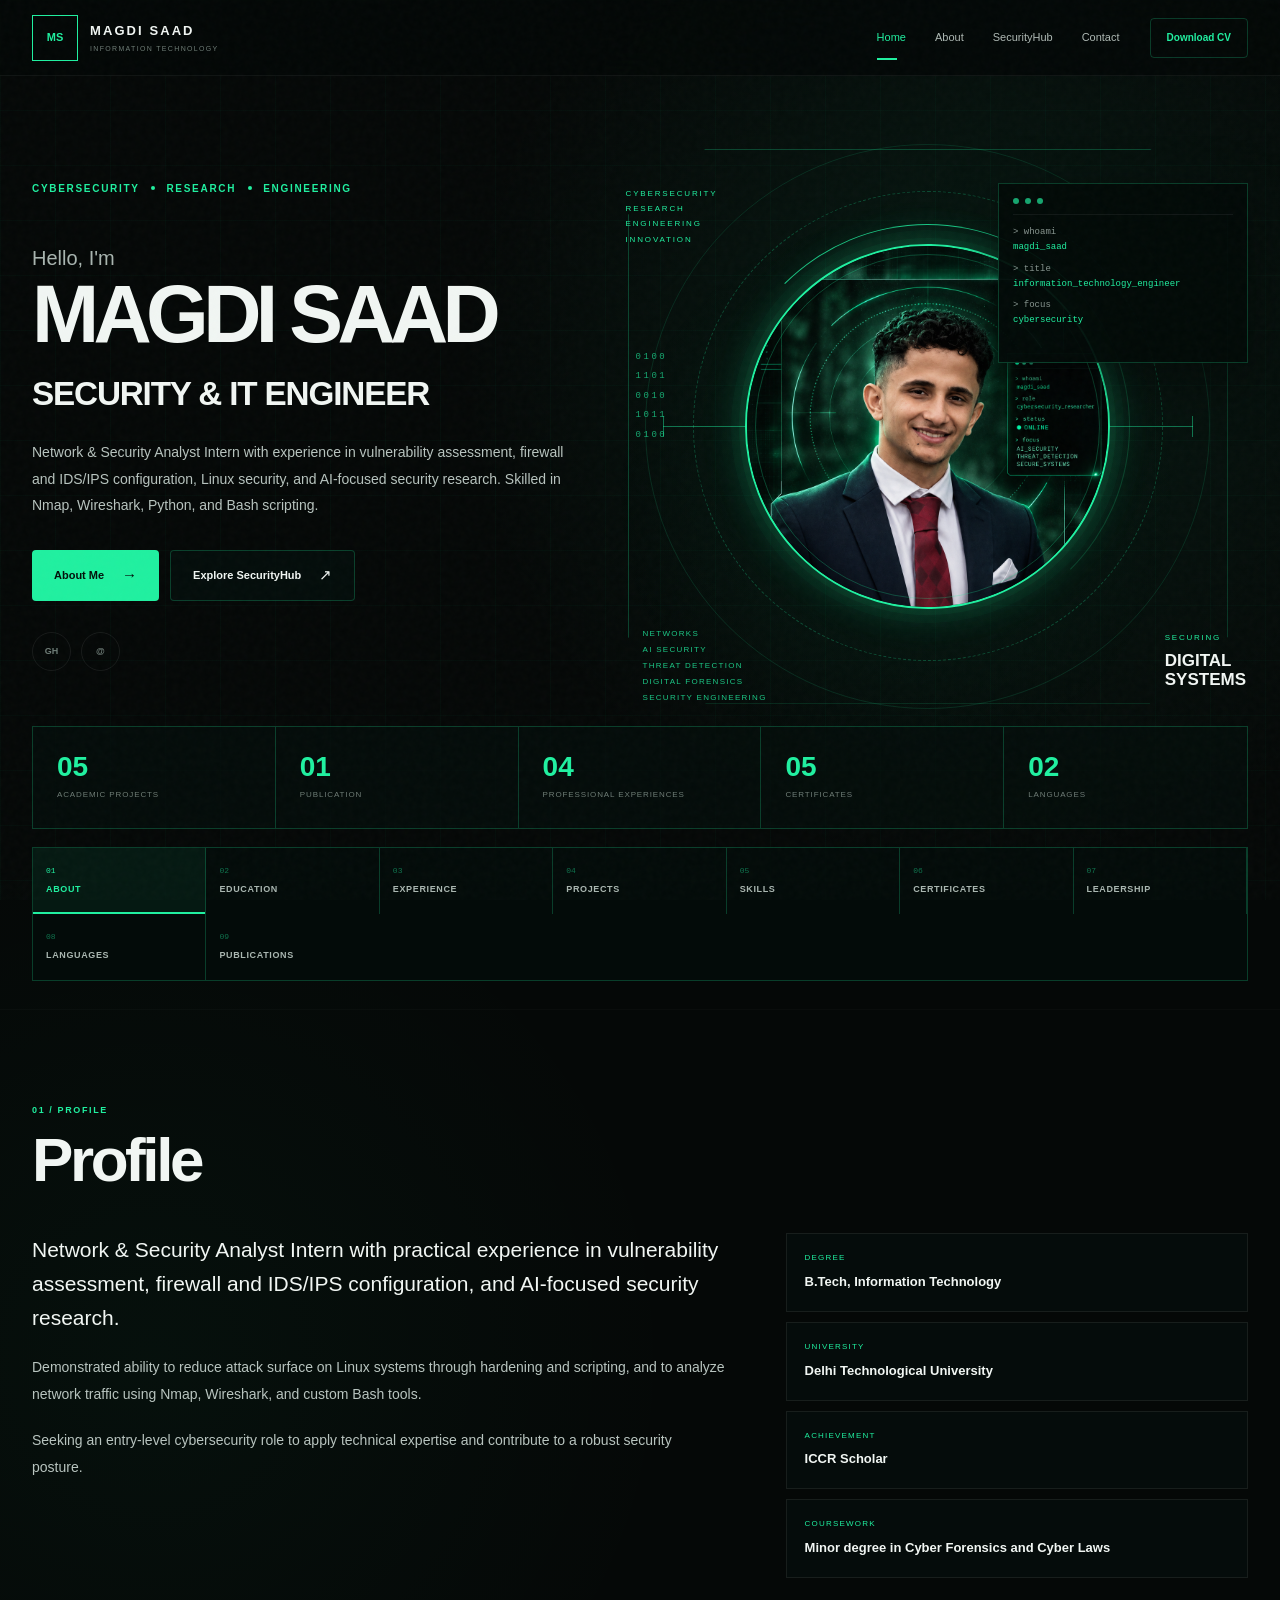
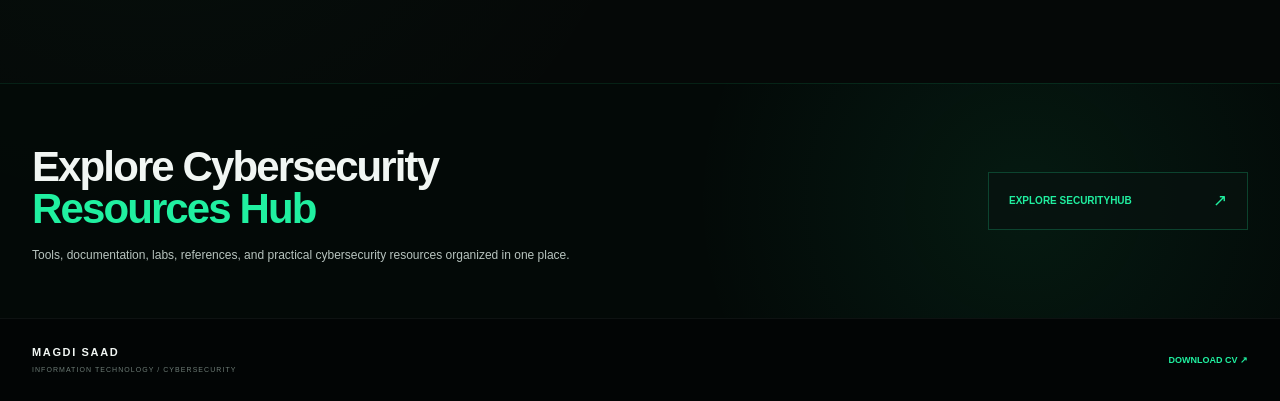
<file: index.html>
<!DOCTYPE html>
<html lang="en">

<head>

    <meta charset="UTF-8">

    <meta name="viewport"
          content="width=device-width, initial-scale=1.0">

    <title>
        Magdi Saad | Information Technology Engineer
    </title>

    <meta name="description"
          content="Magdi Abdullah Mohammed Ali Saad — Information Technology Engineer with experience in network security, vulnerability assessment, firewall and IDS/IPS configuration, and AI-focused security research.">

    <link rel="stylesheet"
          href="style.css">

</head>


<body>


<!-- =====================================================
     NAVIGATION
===================================================== -->

<header class="navbar">

    <div class="container nav-container">

        <a href="#home"
           class="brand">

            <span class="brand-mark">
                MS
            </span>

            <span class="brand-copy">

                <strong>
                    MAGDI SAAD
                </strong>

                <small>
                    INFORMATION TECHNOLOGY
                </small>

            </span>

        </a>


        <nav class="top-nav"
             id="topNav">

            <a href="#home"
               class="top-link active">
                Home
            </a>

            <a href="#about"
               class="top-link">
                About
            </a>

            <a href="securityhub.html"
               class="top-link">
                SecurityHub
            </a>

            <a href="#contact"
               class="top-link">
                Contact
            </a>

        </nav>


        <a href="assets/documents/CV.pdf"
           class="cv-button"
           download>

            Download CV

        </a>


        <button class="menu-toggle"
                id="menuToggle"
                aria-label="Open navigation"
                aria-expanded="false">

            <span></span>
            <span></span>
            <span></span>

        </button>

    </div>

</header>



<main>


<!-- =====================================================
     HERO
===================================================== -->

<section class="hero"
         id="home">


    <div class="hero-grid"></div>


    <div class="container hero-container">


        <!-- =================================================
             LEFT HERO
        ================================================== -->

        <div class="hero-copy">


            <div class="eyebrow">

                CYBERSECURITY
                <i></i>

                RESEARCH
                <i></i>

                ENGINEERING

            </div>


            <p class="hello">
                Hello, I'm
            </p>


            <!-- H2 AS REQUESTED -->

            <h4 class="hero-name">

                MAGDI SAAD

            </h4>


            <h4 class="hero-role">

                SECURITY & IT ENGINEER

            </h4>


            <p class="hero-description">

                Network & Security Analyst Intern with experience in vulnerability assessment, firewall and IDS/IPS configuration, Linux security, and AI-focused security research. Skilled in Nmap, Wireshark, Python, and Bash scripting.

            </p>


            <div class="hero-actions">


                <button class="hero-btn primary"
                        data-open-section="about">

                    About Me

                    <b>
                        →
                    </b>

                </button>


                <a href="securityhub.html"
                   class="hero-btn secondary">

                    Explore SecurityHub

                    <b>
                        ↗
                    </b>

                </a>


            </div>


            <div class="social-row">


                <a href="https://github.com/Magdiabdullah"
                   target="_blank"
                   rel="noopener noreferrer"
                   aria-label="GitHub">

                    GH

                </a>


                <a href="mailto:1magdiabdullah@gmail.com"
                   aria-label="Email">

                    @

                </a>


            </div>


        </div>



        <!-- =================================================
             RIGHT HERO
        ================================================== -->

        <div class="hero-visual">


            <div class="ambient-glow"></div>


            <div class="visual-ring ring-outer"></div>

            <div class="visual-ring ring-middle"></div>

            <div class="visual-ring ring-inner"></div>


            <div class="hud-frame"></div>


            <!-- PHOTO -->

            <div class="profile-circle">

                <img src="assets/images/profile2.png"
                     alt="Magdi Saad">

            </div>


            <!-- CROSSHAIRS -->

            <div class="crosshair crosshair-left"></div>

            <div class="crosshair crosshair-right"></div>


            <!-- BINARY -->

            <div class="binary-code">

                <span>0100</span>
                <span>1101</span>
                <span>0010</span>
                <span>1011</span>
                <span>0100</span>

            </div>


            <!-- TERMINAL -->

            <div class="terminal-card">


                <div class="terminal-head">

                    <div class="terminal-dots">

                        <i></i>
                        <i></i>
                        <i></i>

                    </div>

                </div>


                <div class="terminal-body">

                    <p>
                        &gt; whoami
                    </p>

                    <strong>
                        magdi_saad
                    </strong>


                    <p>
                        &gt; title
                    </p>

                    <strong>
                        information_technology_engineer
                    </strong>


                    <p>
                        &gt; focus
                    </p>

                    <strong>
                        cybersecurity
                    </strong>

                </div>


            </div>


            <!-- SIDE LABEL -->

            <div class="visual-side-label">

                <span>
                    CYBERSECURITY
                </span>

                <span>
                    RESEARCH
                </span>

                <span>
                    ENGINEERING
                </span>

                <span>
                    INNOVATION
                </span>

            </div>


            <!-- BOTTOM LABEL -->

            <div class="visual-bottom-label">

                <span>
                    NETWORKS
                </span>

                <span>
                    AI SECURITY
                </span>

                <span>
                    THREAT DETECTION
                </span>

                <span>
                    DIGITAL FORENSICS
                </span>

                <span>
                    SECURITY ENGINEERING
                </span>

            </div>


            <!-- VISUAL LABEL -->

            <div class="visual-label">

                <span>
                    SECURING
                </span>

                <strong>
                    DIGITAL
                    <br>
                    SYSTEMS
                </strong>

            </div>


        </div>

    </div>



    <!-- =================================================
         STATISTICS
    ================================================== -->

    <div class="container stats">


        <div class="stat">

            <strong>
                05
            </strong>

            <span>
                Academic Projects
            </span>

        </div>


        <div class="stat">

            <strong>
                01
            </strong>

            <span>
                Publication
            </span>

        </div>


        <div class="stat">

            <strong>
                04
            </strong>

            <span>
                Professional Experiences
            </span>

        </div>


        <div class="stat">

            <strong>
                05
            </strong>

            <span>
                Certificates
            </span>

        </div>


        <div class="stat">

            <strong>
                02
            </strong>

            <span>
                Languages
            </span>

        </div>


    </div>



    <!-- =================================================
         SECTION SELECTOR
    ================================================== -->

    <div class="container section-selector-wrap">


        <div class="section-selector">


            <button class="selector-item active"
                    data-section="about">

                <small>
                    01
                </small>

                <strong>
                    ABOUT
                </strong>

            </button>


            <button class="selector-item"
                    data-section="education">

                <small>
                    02
                </small>

                <strong>
                    EDUCATION
                </strong>

            </button>


            <button class="selector-item"
                    data-section="experience">

                <small>
                    03
                </small>

                <strong>
                    EXPERIENCE
                </strong>

            </button>


            <button class="selector-item"
                    data-section="projects">

                <small>
                    04
                </small>

                <strong>
                    PROJECTS
                </strong>

            </button>


            <button class="selector-item"
                    data-section="skills">

                <small>
                    05
                </small>

                <strong>
                    SKILLS
                </strong>

            </button>


            <button class="selector-item"
                    data-section="certificates">

                <small>
                    06
                </small>

                <strong>
                    CERTIFICATES
                </strong>

            </button>


            <!-- NEW CV SECTION -->

            <button class="selector-item"
                    data-section="leadership">

                <small>
                    07
                </small>

                <strong>
                    LEADERSHIP
                </strong>

            </button>


            <!-- NEW CV SECTION -->

            <button class="selector-item"
                    data-section="languages">

                <small>
                    08
                </small>

                <strong>
                    LANGUAGES
                </strong>

            </button>


            <button class="selector-item"
                    data-section="publications">

                <small>
                    09
                </small>

                <strong>
                    PUBLICATIONS
                </strong>

            </button>


        </div>

    </div>

</section>



<!-- =====================================================
     ABOUT / PROFILE
===================================================== -->

<section class="portfolio-section"
         id="about"
         data-section-content>


    <div class="container">


        <div class="section-heading">

            <span>
                01 / PROFILE
            </span>

            <h2>
                Profile
            </h2>

        </div>


        <div class="about-layout">


            <div class="about-main">


                <p class="section-lead">

                    Network &amp; Security Analyst Intern with practical
                    experience in vulnerability assessment, firewall and
                    IDS/IPS configuration, and AI-focused security research.

                </p>


                <p>

                    Demonstrated ability to reduce attack surface on
                    Linux systems through hardening and scripting, and
                    to analyze network traffic using Nmap, Wireshark,
                    and custom Bash tools.

                </p>


                <p>

                    Seeking an entry-level cybersecurity role to apply
                    technical expertise and contribute to a robust
                    security posture.

                </p>


            </div>


            <div class="fact-grid">


                <div class="fact">

                    <span>
                        DEGREE
                    </span>

                    <strong>
                        B.Tech, Information Technology
                    </strong>

                </div>


                <div class="fact">

                    <span>
                        UNIVERSITY
                    </span>

                    <strong>
                        Delhi Technological University
                    </strong>

                </div>


                


                <div class="fact">

                    <span>
                        ACHIEVEMENT
                    </span>

                    <strong>
                        ICCR Scholar
                    </strong>

                </div>


                <div class="fact">

                    <span>
                        COURSEWORK
                    </span>

                    <strong>
                        Minor degree in Cyber Forensics and Cyber Laws
                    </strong>

                </div>


            </div>


        </div>


    </div>

</section>



<!-- =====================================================
     EDUCATION
===================================================== -->

<section class="portfolio-section"
         id="education"
         data-section-content>


    <div class="container">


        <div class="section-heading">

            <span>
                02 / EDUCATION
            </span>

            <h2>
                Education
            </h2>

        </div>


        <article class="large-card">


            <div class="card-index">
                01
            </div>


            <div>


                <span class="kicker">
                    2021 — 2025 / INDIA
                </span>


                <h3>
                    B.Tech, Information Technology
                </h3>


                <h4>
                    Delhi Technological University
                </h4>

                <p>
                    Achievements: ICCR Scholar
                </p>


                <p>
                    Coursework: Minor degree in Cyber Forensics
                    and Cyber Laws
                </p>


            </div>


        </article>


    </div>

</section>



<!-- =====================================================
     PROFESSIONAL EXPERIENCE
===================================================== -->

<section class="portfolio-section"
         id="experience"
         data-section-content>


    <div class="container">


        <div class="section-heading">

            <span>
                03 / EXPERIENCE
            </span>

            <h2>
                Professional Experience
            </h2>

        </div>


        <div class="experience-list">


            <!-- 01 -->

            <article class="large-card">


                <div class="card-index">
                    01
                </div>


                <div>


                    <span class="kicker">
                        JUN 2024 — NOV 2024 / YEMEN
                    </span>


                    <h3>
                        Network &amp; Security Analyst Intern
                    </h3>


                    <h4>
                        Drooblite for Telecom Services &amp; IT
                    </h4>


                    <p>

                        Analyzed network traffic with Wireshark and
                        performed vulnerability assessments using
                        Python scripts and Nessus, uncovering several
                        security gaps.

                    </p>


                    <p>

                        Assisted with firewall and IDS/IPS configuration.

                    </p>


                    <p>

                        Supported incident response and security
                        documentation.

                    </p>


                </div>


            </article>



            <!-- 02 -->

            <article class="large-card">


                <div class="card-index">
                    02
                </div>


                <div>


                    <span class="kicker">
                        JAN 2024 — APR 2024 / INDIA
                    </span>


                    <h3>
                        Cybersecurity Intern
                    </h3>


                    <h4>
                        DevTown
                    </h4>


                    <p>

                        Secured Linux systems by configuring firewalls,
                        hardening services, and performing network
                        enumeration with Bash scripts, which reduced
                        the potential attack surface.

                    </p>


                    <p>

                        Used Nmap, Netcat, and Wireshark to scan
                        networks, test firewalls, and analyze traffic,
                        uncovering misconfigurations and improving
                        overall network visibility.

                    </p>


                    <p>

                        Gained experience in encryption, decryption,
                        privilege escalation. Conducted basic
                        penetration testing, threat hunting, malware
                        analysis, and digital forensics.

                    </p>


                </div>


            </article>



            <!-- 03 -->

            <article class="large-card">


                <div class="card-index">
                    03
                </div>


                <div>


                    <span class="kicker">
                        OCT 2023 — DEC 2023 / INDIA
                    </span>


                    <h3>
                        Internship, C++ programming
                    </h3>


                    <h4>
                        CodSoft
                    </h4>


                    <p>

                        Developed three C++ projects that applied
                        object-oriented design, using the Standard
                        Template Library and Git for version control,
                        which helped the team demonstrate core
                        programming concepts and improve code reuse.

                    </p>


                </div>


            </article>



            <!-- 04 -->

            <article class="large-card">


                <div class="card-index">
                    04
                </div>


                <div>


                    <span class="kicker">
                        DEC 2020 — JUN 2021 / YEMEN
                    </span>


                    <h3>
                        ESL Instructor
                    </h3>


                    <h4>
                        Oxford Generation International Institute
                    </h4>


                    <p>

                        Taught Advanced and Academic Writing and
                        created custom lesson plans using targeted
                        writing exercises and peer-review activities,
                        which helped students improve their writing
                        proficiency and confidence.

                    </p>


                    <p>

                        Designed and led exam-preparation sessions,
                        providing practice tests and targeted feedback,
                        which increased student confidence and
                        contributed to higher exam pass rates.

                    </p>


                </div>


            </article>


        </div>


    </div>

</section>



<!-- =====================================================
     ACADEMIC RESEARCH & PROJECTS
===================================================== -->

<section class="portfolio-section"
         id="projects"
         data-section-content>


    <div class="container">


        <div class="section-heading">

            <span>
                04 / ACADEMIC RESEARCH &amp; PROJECTS
            </span>

            <h2>
                Projects
            </h2>

        </div>


        <div class="project-grid">


            <!-- 01 -->

            <article class="project-card featured-project">


                <div class="project-top">

                    <span>
                        01
                    </span>

                    <span>
                        AI SECURITY
                    </span>

                </div>


                <h3>
                    AI Chatbots Platform Security Assessment
                </h3>


                <p>

                    Developed a security assessment platform to
                    evaluate AI chatbots' resistance to prompt
                    manipulation attacks by testing Meta AI,
                    Grok AI, and Sutra AI, with Gemini used for
                    automated response evaluation based on
                    predefined security rules.

                </p>


            </article>



            <!-- 02 -->

            <article class="project-card">


                <div class="project-top">

                    <span>
                        02
                    </span>

                    <span>
                        MACHINE LEARNING
                    </span>

                </div>


                <h3>
                    CNN Deepfake Detection Model
                </h3>


                <p>

                    Developed a CNN-based deepfake detection model
                    to classify manipulated and authentic images
                    using machine learning techniques.

                </p>


            </article>



            <!-- 03 -->

            <article class="project-card">


                <div class="project-top">

                    <span>
                        03
                    </span>

                    <span>
                        ENDPOINT SECURITY
                    </span>

                </div>


                <h3>
                    Ducky Virus
                </h3>


                <p>

                    Simulated USB Rubber Ducky attacks in a
                    controlled environment to analyze keystroke
                    injection techniques and evaluate endpoint
                    security defenses.

                </p>


            </article>



            <!-- 04 -->

            <article class="project-card">


                <div class="project-top">

                    <span>
                        04
                    </span>

                    <span>
                        SECURE CODING
                    </span>

                </div>


                <h3>
                    SecureCodeIQ Platform
                </h3>


                <p>

                    Developed a secure code analysis platform
                    that detects common software vulnerabilities
                    and promotes secure coding practices through
                    automated code analysis.

                </p>


            </article>



            <!-- 05 -->

            <article class="project-card">


                <div class="project-top">

                    <span>
                        05
                    </span>

                    <span>
                        NETWORKING
                    </span>

                </div>


                <h3>
                    Supermarket VLAN Network
                </h3>


                <p>

                    Designed and configured a VLAN-based network
                    to improve security, traffic segmentation,
                    and communication across multiple departments.

                </p>


            </article>


        </div>


    </div>

</section>



<!-- =====================================================
     TECHNICAL SKILLS
===================================================== -->

<section class="portfolio-section"
         id="skills"
         data-section-content>


    <div class="container">


        <div class="section-heading">

            <span>
                05 / TECHNICAL SKILLS
            </span>

            <h2>
                Skills
            </h2>

        </div>


        <div class="skills-grid">


            <article class="skill-card">


                <span>
                    01
                </span>


                <h3>
                    Programming Languages
                </h3>


                <p>

                    Python, C++, C, MySQL,
                    HTML/CSS, JavaScript

                </p>


            </article>



            <article class="skill-card">


                <span>
                    02
                </span>


                <h3>
                    Systems &amp; Networking
                </h3>


                <p>

                    Linux, TCP/IP, Network Traffic Analysis,
                    Firewall &amp; IDS/IPS Configuration,
                    System Enumeration, Session Security

                </p>


            </article>



            <article class="skill-card">


                <span>
                    03
                </span>


                <h3>
                    Security &amp; Forensics
                </h3>


                <p>

                    Vulnerability Assessment, Digital Forensics,
                    Malware Analysis, Ethical Hacking, Encryption,
                    Decryption, Basic Penetration Testing

                </p>


            </article>


        </div>


    </div>

</section>



<!-- =====================================================
     CERTIFICATES
===================================================== -->

<section class="portfolio-section"
         id="certificates"
         data-section-content>


    <div class="container">


        <div class="section-heading">

            <span>
                06 / CERTIFICATES
            </span>

            <h2>
                Certificates
            </h2>

        </div>


        <div class="certificate-grid">


            <div class="certificate-card">

                <span>
                    01
                </span>

                <strong>
                    IELTS English proficiency Certificate
                </strong>

                <small>
                    Score 7.0
                </small>

            </div>


            <div class="certificate-card">

                <span>
                    02
                </span>

                <strong>
                    IBM Cybersecurity Professional Certificate
                </strong>

                <small>
                    In Progress — Coursera
                </small>

            </div>


            <div class="certificate-card">

                <span>
                    03
                </span>

                <strong>
                    Ethical Hacking
                </strong>

                <small>
                    SWAYAM/NPTEL
                </small>

            </div>


            <div class="certificate-card">

                <span>
                    04
                </span>

                <strong>
                    Python Programming
                </strong>

                <small>
                    SWAYAM/NPTEL
                </small>

            </div>


            <div class="certificate-card">

                <span>
                    05
                </span>

                <strong>
                    International E-Marketing Diploma
                </strong>

                <small>
                    Meshkat Education
                </small>

            </div>


        </div>


    </div>

</section>



<!-- =====================================================
     LEADERSHIP ACTIVITIES
===================================================== -->

<section class="portfolio-section"
         id="leadership"
         data-section-content>


    <div class="container">


        <div class="section-heading">

            <span>
                07 / LEADERSHIP ACTIVITIES
            </span>

            <h2>
                Leadership Activities
            </h2>

        </div>


        <div class="experience-list">


            <!-- 01 -->

            <article class="large-card">

                <div class="card-index">
                    01
                </div>

                <div>

                    <span class="kicker">
                        JUL 2025 — JAN 2026 / 8 MONTHS
                    </span>

                    <h3>
                        Volunteer English Instructor
                    </h3>

                    <h4>
                        ATAA Organization
                    </h4>

                </div>

            </article>



            <!-- 02 -->

            <article class="large-card">

                <div class="card-index">
                    02
                </div>

                <div>

                    <span class="kicker">
                        AUG 2023 — FEB 2025
                    </span>

                    <h3>
                        Asian International Student Representative
                    </h3>

                    <h4>
                        Delhi Technological University
                        International Student Society (DTU-ISS)
                    </h4>

                </div>

            </article>



            <!-- 03 -->

            <article class="large-card">

                <div class="card-index">
                    03
                </div>

                <div>

                    <span class="kicker">
                        SEP 2015 — MAR 2016
                    </span>

                    <h3>
                        Vice President, Student Council
                    </h3>

                    <h4>
                        Al Salam School
                    </h4>

                </div>

            </article>



            <!-- 04 -->

            <article class="large-card">

                <div class="card-index">
                    04
                </div>

                <div>

                    <span class="kicker">
                        SEP 2014 — MAR 2015
                    </span>

                    <h3>
                        Sports Coordinator, Student Council
                    </h3>

                    <h4>
                        Al Salam School
                    </h4>

                </div>

            </article>


        </div>


    </div>

</section>



<!-- =====================================================
     LANGUAGES
===================================================== -->

<section class="portfolio-section"
         id="languages"
         data-section-content>


    <div class="container">


        <div class="section-heading">

            <span>
                08 / LANGUAGES
            </span>

            <h2>
                Languages
            </h2>

        </div>


        <div class="skills-grid">


            <article class="skill-card">

                <span>
                    01
                </span>

                <h3>
                    English
                </h3>

                <p>
                    IELTS C1
                </p>

            </article>


            <article class="skill-card">

                <span>
                    02
                </span>

                <h3>
                    Arabic
                </h3>

                <p>
                    Native
                </p>

            </article>


        </div>


    </div>

</section>



<!-- =====================================================
     PUBLICATIONS
===================================================== -->

<section class="portfolio-section"
         id="publications"
         data-section-content>


    <div class="container">


        <div class="section-heading">

            <span>
                09 / PUBLICATIONS
            </span>

            <h2>
                Publications
            </h2>

        </div>


        <article class="publication-card">


            <div class="publication-index">

                IEEE
                <br>

                ICCCNT
                <br>

                2025

            </div>


            <div>


                <span class="kicker">
                    16TH IEEE ICCCNT 2025
                </span>


                <h3>

                    Investigating AI Chatbot Security:
                    Measuring Susceptibility to Prompt Manipulation

                </h3>


                <p class="publication-authors">

                    Magdi Saad, Harsh, Lareb Ahmed, Ritu Agarwal

                </p>


                <p>

                    Accepted and presented at the 16th IEEE ICCCNT
                    2025. Co-authored a paper evaluating the security
                    of Meta AI, Grok-3, and Sutra AI against 12
                    categories of prompt injection attacks using a
                    structured risk assessment framework.

                </p>


            </div>


        </article>


    </div>

</section>



<!-- =====================================================
     CONTACT
===================================================== -->

<section class="portfolio-section contact-section"
         id="contact"
         data-section-content>


    <div class="container">


        <div class="section-heading">

            <span>
                10 / CONTACT
            </span>

            <h2>
                Contact
            </h2>

        </div>


        <div class="contact-box">


            <div>


                <p class="section-lead">

                    INFORMATION TECHNOLOGY ENGINEER

                </p>


                <p class="contact-location">

                    Shamlan st, Sanaa, Yemen

                </p>


            </div>


            <div class="contact-links">


                <a href="mailto:1magdiabdullah@gmail.com">

                    1magdiabdullah@gmail.com ↗

                </a>


                <a href="tel:+918383885346">

                    918383885346 ↗

                </a>


                <a href="https://github.com/Magdiabdullah"
                   target="_blank"
                   rel="noopener noreferrer">

                    GitHub ↗

                </a>


                <a href="assets/documents/CV.pdf"
                   download>

                    Download CV ↗

                </a>


            </div>


        </div>


    </div>

</section>



<!-- =====================================================
     SECURITYHUB
===================================================== -->

<section class="hub-cta">


    <div class="container hub-cta-inner">


        <div>


            <h3>

                Explore Cybersecurity
                <br>

                <strong>
                    Resources Hub
                </strong>

            </h3>


            <p>

                Tools, documentation, labs,
                references, and practical cybersecurity
                resources organized in one place.

            </p>


        </div>


        <a href="securityhub.html"
           class="hub-button">

            <span>
                EXPLORE SECURITYHUB
            </span>

            <b>
                ↗
            </b>

        </a>


    </div>


</section>


</main>



<!-- =====================================================
     FOOTER
===================================================== -->

<footer>


    <div class="container footer-inner">


        <div>

            <strong>
                MAGDI SAAD
            </strong>

            <small>
                INFORMATION TECHNOLOGY / CYBERSECURITY
            </small>

        </div>


        <a href="assets/documents/CV.pdf"
           download>

            DOWNLOAD CV ↗

        </a>


    </div>


</footer>



<script src="script.js"></script>

</body>

</html>
</file>
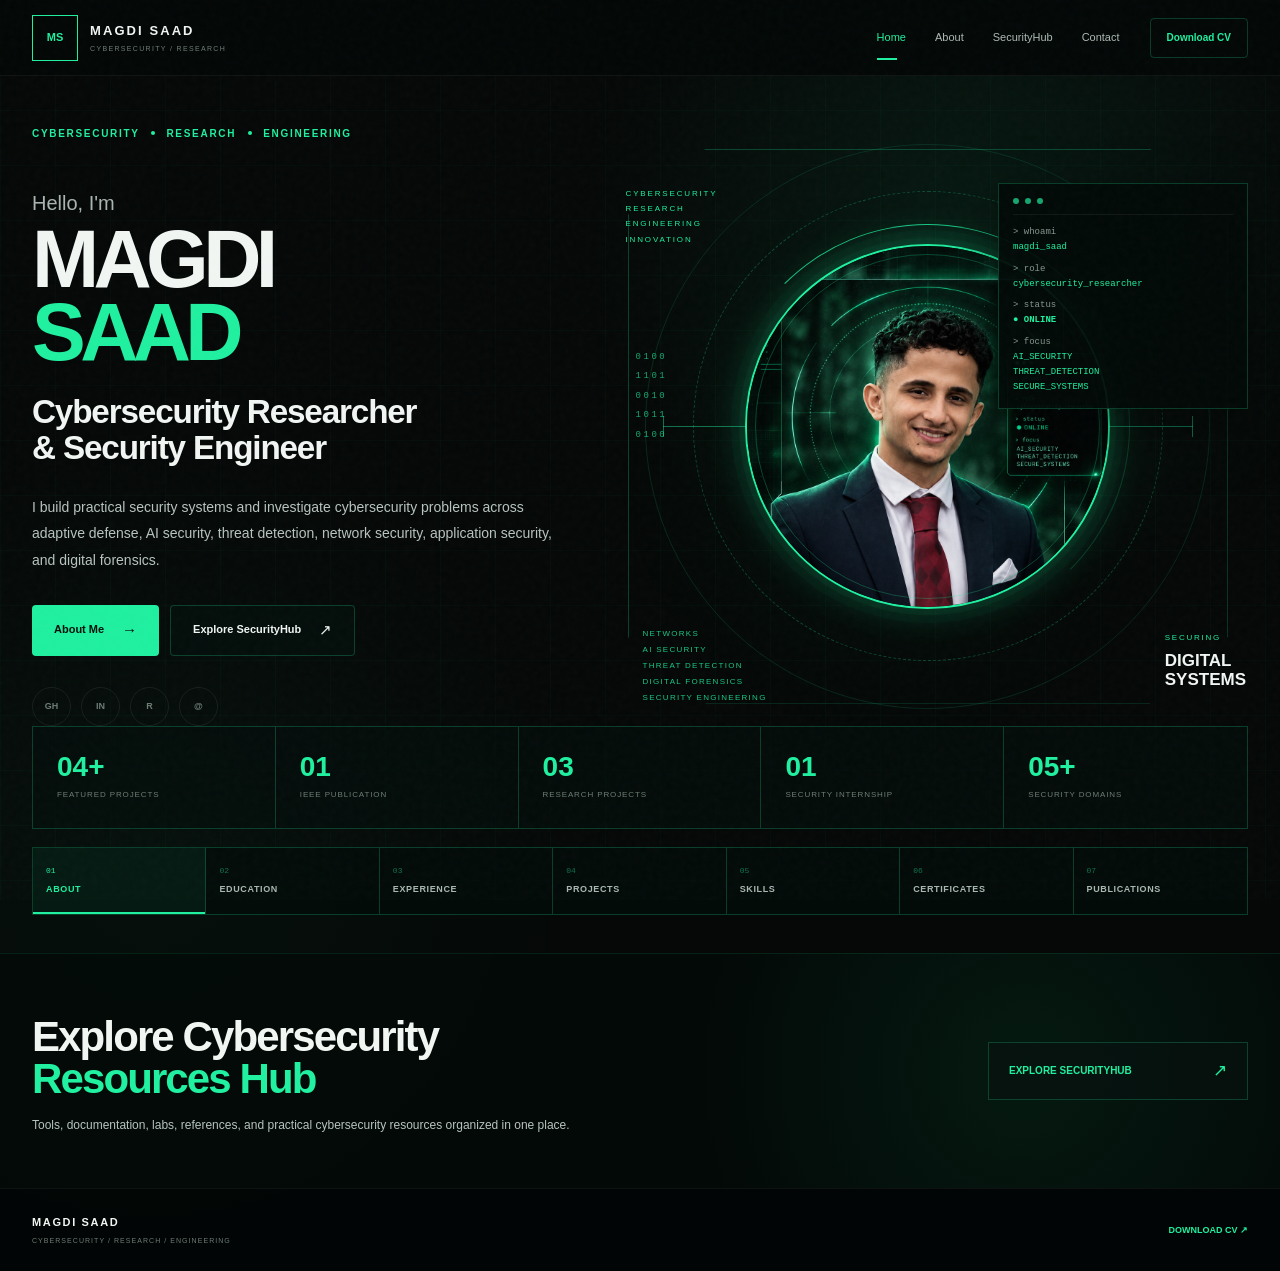
<file: Portfolio/index.html>
<!DOCTYPE html>
<html lang="en">

<head>

    <meta charset="UTF-8">

    <meta name="viewport"
          content="width=device-width, initial-scale=1.0">

    <title>
        Magdi Saad | Cybersecurity Researcher
    </title>

    <meta name="description"
          content="Magdi Saad — Cybersecurity Researcher and Information Technology Engineer focused on cybersecurity research, adaptive defense, AI security, threat detection and network security.">

    <link rel="stylesheet"
          href="style.css">

</head>


<body>


<!-- =====================================================
     NAVIGATION
===================================================== -->

<header class="navbar">

    <div class="container nav-container">


        <a href="#home"
           class="brand">

            <span class="brand-mark">
                MS
            </span>

            <span class="brand-copy">

                <strong>
                    MAGDI SAAD
                </strong>

                <small>
                    CYBERSECURITY / RESEARCH
                </small>

            </span>

        </a>


        <nav class="top-nav"
             id="topNav">

            <a href="#home"
               class="top-link active">
                Home
            </a>

            <a href="#about"
               class="top-link">
                About
            </a>

            <a href="securityhub.html"
               class="top-link">
                SecurityHub
            </a>

            <a href="#contact"
               class="top-link">
                Contact
            </a>

        </nav>


        <a href="assets/documents/CV.pdf"
           class="cv-button"
           download>

            Download CV

        </a>


        <button class="menu-toggle"
                id="menuToggle"
                aria-label="Open navigation"
                aria-expanded="false">

            <span></span>
            <span></span>
            <span></span>

        </button>

    </div>

</header>



<main>


<!-- =====================================================
     HERO
===================================================== -->

<section class="hero"
         id="home">


    <div class="hero-grid"></div>


    <div class="container hero-container">


        <!-- =================================================
             LEFT HERO
        ================================================== -->

        <div class="hero-copy">


            <div class="eyebrow">

                CYBERSECURITY
                <i></i>

                RESEARCH
                <i></i>

                ENGINEERING

            </div>


            <p class="hello">
                Hello, I'm
            </p>


            <h1>

                MAGDI

                <span>
                    SAAD
                </span>

            </h1>


            <h2>

                Cybersecurity Researcher
                <br>

                <span>
                    &amp; Security Engineer
                </span>

            </h2>


            <p class="hero-description">

                I build practical security systems and investigate
                cybersecurity problems across adaptive defense,
                AI security, threat detection, network security,
                application security, and digital forensics.

            </p>


            <div class="hero-actions">


                <button class="hero-btn primary"
                        data-open-section="about">

                    About Me

                    <b>
                        →
                    </b>

                </button>


                <a href="securityhub.html"
                   class="hero-btn secondary">

                    Explore SecurityHub

                    <b>
                        ↗
                    </b>

                </a>


            </div>


            <div class="social-row">


                <a href="https://github.com/Magdiabdullah"
                   target="_blank"
                   rel="noopener noreferrer"
                   aria-label="GitHub">

                    GH

                </a>


                <a href="#"
                   aria-label="LinkedIn">

                    IN

                </a>


                <a href="#"
                   aria-label="Research">

                    R

                </a>


                <a href="mailto:YOUR_EMAIL@example.com"
                   aria-label="Email">

                    @

                </a>


            </div>


        </div>



        <!-- =================================================
             RIGHT HERO / HUD
        ================================================== -->

        <div class="hero-visual">


            <div class="ambient-glow"></div>


            <div class="visual-ring ring-outer"></div>

            <div class="visual-ring ring-middle"></div>

            <div class="visual-ring ring-inner"></div>


            <div class="hud-frame"></div>


            <!-- PHOTO -->

            <div class="profile-circle">

                <img src="assets/images/profile2.png"alt="Magdi Saad">

            </div


            <!-- CROSSHAIRS -->

            <div class="crosshair crosshair-left"></div>

            <div class="crosshair crosshair-right"></div>


            <!-- BINARY -->

            <div class="binary-code">

                <span>0100</span>
                <span>1101</span>
                <span>0010</span>
                <span>1011</span>
                <span>0100</span>

            </div>


            <!-- TERMINAL -->

            <div class="terminal-card">


                <div class="terminal-head">

                    <div class="terminal-dots">

                        <i></i>
                        <i></i>
                        <i></i>

                    </div>

                </div>


                <div class="terminal-body">

                    <p>
                        &gt; whoami
                    </p>

                    <strong>
                        magdi_saad
                    </strong>


                    <p>
                        &gt; role
                    </p>

                    <strong>
                        cybersecurity_researcher
                    </strong>


                    <p>
                        &gt; status
                    </p>

                    <strong class="online">
                        ● ONLINE
                    </strong>


                    <p>
                        &gt; focus
                    </p>

                    <strong>
                        AI_SECURITY
                        <br>
                        THREAT_DETECTION
                        <br>
                        SECURE_SYSTEMS
                    </strong>

                </div>

            </div>


            <!-- SIDE LABEL -->

            <div class="visual-side-label">

                <span>
                    CYBERSECURITY
                </span>

                <span>
                    RESEARCH
                </span>

                <span>
                    ENGINEERING
                </span>

                <span>
                    INNOVATION
                </span>

            </div>


            <!-- BOTTOM LABEL -->

            <div class="visual-bottom-label">

                <span>
                    NETWORKS
                </span>

                <span>
                    AI SECURITY
                </span>

                <span>
                    THREAT DETECTION
                </span>

                <span>
                    DIGITAL FORENSICS
                </span>

                <span>
                    SECURITY ENGINEERING
                </span>

            </div>


            <!-- VISUAL LABEL -->

            <div class="visual-label">

                <span>
                    SECURING
                </span>

                <strong>
                    DIGITAL
                    <br>
                    SYSTEMS
                </strong>

            </div>


        </div>

    </div>



    <!-- =================================================
         STATISTICS
    ================================================== -->

    <div class="container stats">


        <div class="stat">

            <strong>
                04+
            </strong>

            <span>
                Featured Projects
            </span>

        </div>


        <div class="stat">

            <strong>
                01
            </strong>

            <span>
                IEEE Publication
            </span>

        </div>


        <div class="stat">

            <strong>
                03
            </strong>

            <span>
                Research Projects
            </span>

        </div>


        <div class="stat">

            <strong>
                01
            </strong>

            <span>
                Security Internship
            </span>

        </div>


        <div class="stat">

            <strong>
                05+
            </strong>

            <span>
                Security Domains
            </span>

        </div>


    </div>



    <!-- =================================================
         SECTION OPTIONS
    ================================================== -->

    <div class="container section-selector-wrap">


        <div class="section-selector">


            <button class="selector-item active"
                    data-section="about">

                <small>
                    01
                </small>

                <strong>
                    ABOUT
                </strong>

            </button>


            <button class="selector-item"
                    data-section="education">

                <small>
                    02
                </small>

                <strong>
                    EDUCATION
                </strong>

            </button>


            <button class="selector-item"
                    data-section="experience">

                <small>
                    03
                </small>

                <strong>
                    EXPERIENCE
                </strong>

            </button>


            <button class="selector-item"
                    data-section="projects">

                <small>
                    04
                </small>

                <strong>
                    PROJECTS
                </strong>

            </button>


            <button class="selector-item"
                    data-section="skills">

                <small>
                    05
                </small>

                <strong>
                    SKILLS
                </strong>

            </button>


            <button class="selector-item"
                    data-section="certificates">

                <small>
                    06
                </small>

                <strong>
                    CERTIFICATES
                </strong>

            </button>


            <button class="selector-item"
                    data-section="publications">

                <small>
                    07
                </small>

                <strong>
                    PUBLICATIONS
                </strong>

            </button>


        </div>

    </div>

</section>



<!-- =====================================================
     ABOUT
===================================================== -->

<section class="portfolio-section"
         id="about"
         data-section-content>


    <div class="container">


        <div class="section-heading">

            <span>
                01 / PROFILE
            </span>

            <h2>
                About Me
            </h2>

        </div>


        <div class="about-layout">


            <div class="about-main">


                <p class="section-lead">

                    I am an Information Technology graduate with
                    a minor in Cyber Forensics &amp; Cyber Law.
                    My work combines practical cybersecurity
                    engineering with security research.

                </p>


                <p>

                    I build security-focused projects and
                    investigate problems involving AI security,
                    intrusion detection, network security,
                    application security, vulnerability research,
                    and digital forensics.

                </p>


                <p>

                    My approach focuses on understanding system
                    behavior, identifying security weaknesses,
                    developing measurable defenses, and documenting
                    the results through practical projects and research.

                </p>


            </div>


            <div class="fact-grid">


                <div class="fact">

                    <span>
                        DEGREE
                    </span>

                    <strong>
                        B.Tech Information Technology
                    </strong>

                </div>


                <div class="fact">

                    <span>
                        MINOR
                    </span>

                    <strong>
                        Cyber Forensics &amp; Cyber Law
                    </strong>

                </div>


                <div class="fact">

                    <span>
                        GRADUATED
                    </span>

                    <strong>
                        31 July 2025
                    </strong>

                </div>


                <div class="fact">

                    <span>
                        FOCUS
                    </span>

                    <strong>
                        Cybersecurity &amp; Research
                    </strong>

                </div>


            </div>


        </div>

    </div>

</section>



<!-- =====================================================
     EDUCATION
===================================================== -->

<section class="portfolio-section"
         id="education"
         data-section-content>


    <div class="container">


        <div class="section-heading">

            <span>
                02 / ACADEMIC PATH
            </span>

            <h2>
                Education
            </h2>

        </div>


        <article class="large-card">


            <div class="card-index">
                01
            </div>


            <div>

                <span class="kicker">
                    2021 — 2025
                </span>


                <h3>
                    B.Tech in Information Technology
                </h3>


                <h4>
                    Delhi Technological University (DTU), India
                </h4>


                <p>
                    Minor: Cyber Forensics &amp; Cyber Law
                </p>

            </div>


        </article>


    </div>

</section>



<!-- =====================================================
     EXPERIENCE
===================================================== -->

<section class="portfolio-section"
         id="experience"
         data-section-content>


    <div class="container">


        <div class="section-heading">

            <span>
                03 / PROFESSIONAL
            </span>

            <h2>
                Experience
            </h2>

        </div>


        <article class="large-card">


            <div class="card-index">
                01
            </div>


            <div>

                <span class="kicker">
                    NETWORK &amp; SECURITY
                </span>


                <h3>
                    Network &amp; Security Analyst
                </h3>


                <h4>
                    Drooblite for Telecom Services and IT
                </h4>


                <p>

                    Worked on network infrastructure,
                    security monitoring, network configuration,
                    troubleshooting, and cybersecurity activities.

                </p>


                <div class="tag-row">

                    <span>
                        Network Infrastructure
                    </span>

                    <span>
                        Security Monitoring
                    </span>

                    <span>
                        Network Configuration
                    </span>

                    <span>
                        Troubleshooting
                    </span>

                </div>


            </div>


        </article>


    </div>

</section>



<!-- =====================================================
     PROJECTS
===================================================== -->

<section class="portfolio-section"
         id="projects"
         data-section-content>


    <div class="container">


        <div class="section-heading">

            <span>
                04 / BUILD
            </span>

            <h2>
                Projects
            </h2>

        </div>


        <div class="project-grid">


            <article class="project-card featured-project">


                <div class="project-top">

                    <span>
                        01
                    </span>

                    <span>
                        HOST SECURITY / DETECTION
                    </span>

                </div>


                <h3>
                    AdaptiveShield
                </h3>


                <p>

                    An adaptive host-based intrusion detection
                    and response system designed to detect
                    suspicious host activity, calculate security
                    risk, and support response decisions.

                </p>


                <div class="tag-row">

                    <span>
                        Python
                    </span>

                    <span>
                        FastAPI
                    </span>

                    <span>
                        SQLAlchemy
                    </span>

                    <span>
                        SQLite
                    </span>

                    <span>
                        Linux
                    </span>

                </div>


            </article>



            <article class="project-card">


                <div class="project-top">

                    <span>
                        02
                    </span>

                    <span>
                        AI SECURITY
                    </span>

                </div>


                <h3>
                    AI Chatbot Security
                </h3>


                <p>

                    Security research measuring susceptibility
                    to prompt manipulation using attack success
                    rate, filtering robustness, response
                    consistency, and risk scoring.

                </p>


                <div class="tag-row">

                    <span>
                        AI Security
                    </span>

                    <span>
                        Python
                    </span>

                    <span>
                        Research
                    </span>

                </div>


            </article>



            <article class="project-card">


                <div class="project-top">

                    <span>
                        03
                    </span>

                    <span>
                        COMPUTER VISION
                    </span>

                </div>


                <h3>
                    Deepfake Detection using CNN
                </h3>


                <p>

                    A deep-learning project for classifying
                    real and manipulated facial images using
                    convolutional neural networks.

                </p>


                <div class="tag-row">

                    <span>
                        TensorFlow
                    </span>

                    <span>
                        Keras
                    </span>

                    <span>
                        CNN
                    </span>

                    <span>
                        DenseNet121
                    </span>

                </div>


                <a class="card-link"
                   href="https://github.com/Magdiabdullah/deepfake-detection-cnn"
                   target="_blank"
                   rel="noopener noreferrer">

                    View GitHub →

                </a>


            </article>



            <article class="project-card">


                <div class="project-top">

                    <span>
                        04
                    </span>

                    <span>
                        NETWORK SECURITY
                    </span>

                </div>


                <h3>
                    Supermarket Network Security Architecture
                </h3>


                <p>

                    A segmented enterprise LAN design using
                    VLANs, routing, firewall controls,
                    IP addressing, and network access policies.

                </p>


                <div class="tag-row">

                    <span>
                        Cisco
                    </span>

                    <span>
                        VLANs
                    </span>

                    <span>
                        Routing
                    </span>

                    <span>
                        Packet Tracer
                    </span>

                </div>


            </article>



            <article class="project-card">


                <div class="project-top">

                    <span>
                        05
                    </span>

                    <span>
                        APPLICATION SECURITY
                    </span>

                </div>


                <h3>
                    SecureCodeIQ
                </h3>


                <p>

                    A cybersecurity project focused on secure
                    coding, security analysis, and practical
                    application security concepts.

                </p>


                <div class="tag-row">

                    <span>
                        Secure Coding
                    </span>

                    <span>
                        Application Security
                    </span>

                </div>


            </article>


        </div>


    </div>

</section>



<!-- =====================================================
     SKILLS
===================================================== -->

<section class="portfolio-section"
         id="skills"
         data-section-content>


    <div class="container">


        <div class="section-heading">

            <span>
                05 / CAPABILITIES
            </span>

            <h2>
                Skills
            </h2>

        </div>


        <div class="skills-grid">


            <article class="skill-card">

                <span>
                    01
                </span>

                <h3>
                    Cybersecurity
                </h3>

                <p>
                    Web Security · Vulnerability Research ·
                    Network Security · IDS/IPS · Security Testing ·
                    Application Security
                </p>

            </article>


            <article class="skill-card">

                <span>
                    02
                </span>

                <h3>
                    Programming
                </h3>

                <p>
                    Python · SQL · JavaScript
                </p>

            </article>


            <article class="skill-card">

                <span>
                    03
                </span>

                <h3>
                    AI &amp; Machine Learning
                </h3>

                <p>
                    TensorFlow · Keras · CNN · DenseNet121 ·
                    Machine Learning
                </p>

            </article>


            <article class="skill-card">

                <span>
                    04
                </span>

                <h3>
                    Networking
                </h3>

                <p>
                    Cisco · VLANs · Routing · Firewalls ·
                    Network Architecture · Packet Tracer
                </p>

            </article>


            <article class="skill-card">

                <span>
                    05
                </span>

                <h3>
                    Security Tools
                </h3>

                <p>
                    Nmap · Wireshark · SQLMap · Burp Suite ·
                    Linux Security Tools
                </p>

            </article>


        </div>

    </div>

</section>



<!-- =====================================================
     CERTIFICATES
===================================================== -->

<section class="portfolio-section"
         id="certificates"
         data-section-content>


    <div class="container">


        <div class="section-heading">

            <span>
                06 / CREDENTIALS
            </span>

            <h2>
                Certificates
            </h2>

        </div>


        <div class="certificate-grid">


            <div class="certificate-card">

                <span>
                    01
                </span>

                <strong>
                    B.Tech in Information Technology
                </strong>

                <small>
                    Delhi Technological University
                </small>

            </div>


            <div class="certificate-card">

                <span>
                    02
                </span>

                <strong>
                    Cyber Forensics &amp; Cyber Law Minor
                </strong>

                <small>
                    Delhi Technological University
                </small>

            </div>


            <div class="certificate-card">

                <span>
                    03
                </span>

                <strong>
                    IELTS Academic — Band 7.0
                </strong>

                <small>
                    English Proficiency
                </small>

            </div>


            <div class="certificate-card">

                <span>
                    04
                </span>

                <strong>
                    Telc Deutsch B1
                </strong>

                <small>
                    German Language
                </small>

            </div>


            <div class="certificate-card">

                <span>
                    05
                </span>

                <strong>
                    Advanced English Diploma
                </strong>

                <small>
                    Language Certification
                </small>

            </div>


            <div class="certificate-card">

                <span>
                    06
                </span>

                <strong>
                    E-Marketing Diploma
                </strong>

                <small>
                    Professional Certification
                </small>

            </div>


        </div>

    </div>

</section>



<!-- =====================================================
     PUBLICATIONS
===================================================== -->

<section class="portfolio-section"
         id="publications"
         data-section-content>


    <div class="container">


        <div class="section-heading">

            <span>
                07 / RESEARCH OUTPUT
            </span>

            <h2>
                Publications
            </h2>

        </div>


        <article class="publication-card">


            <div class="publication-index">

                IEEE
                <br>

                ICCCNT
                <br>

                2025

            </div>


            <div>


                <span class="kicker">
                    PUBLISHED / ACCEPTED RESEARCH
                </span>


                <h3>

                    Investigating AI Chatbot Security:
                    Measuring Susceptibility to Prompt Manipulation

                </h3>


                <p>

                    Research investigating AI chatbot security
                    and susceptibility to prompt manipulation
                    using attack success rate, filtering
                    robustness, response consistency,
                    and risk scoring.

                </p>


                <div class="tag-row">

                    <span>
                        AI Security
                    </span>

                    <span>
                        Prompt Manipulation
                    </span>

                    <span>
                        Risk Scoring
                    </span>

                </div>


            </div>


        </article>


    </div>

</section>



<!-- =====================================================
     CONTACT
===================================================== -->

<section class="portfolio-section contact-section"
         id="contact"
         data-section-content>


    <div class="container">


        <div class="section-heading">

            <span>
                08 / CONNECT
            </span>

            <h2>
                Contact
            </h2>

        </div>


        <div class="contact-box">


            <div>

                <p class="section-lead">

                    For cybersecurity research,
                    security engineering, collaboration,
                    or related opportunities.

                </p>

            </div>


            <div class="contact-links">


                <a href="mailto:YOUR_EMAIL@example.com">

                    YOUR_EMAIL@example.com ↗

                </a>


                <a href="https://github.com/Magdiabdullah"
                   target="_blank"
                   rel="noopener noreferrer">

                    GitHub ↗

                </a>


                <a href="assets/documents/CV.pdf"
                   download>

                    Download CV ↗

                </a>


            </div>


        </div>


    </div>

</section>



<!-- =====================================================
     SECURITYHUB CTA
===================================================== -->

<section class="hub-cta">


    <div class="container hub-cta-inner">


        <div>


            <span>
        
            </span>


            <h3>

                Explore Cybersecurity
                <br>

                <strong>
                    Resources Hub
                </strong>

            </h3>


            <p>

                Tools, documentation, labs,
                references, and practical cybersecurity
                resources organized in one place.

            </p>


        </div>


        <a href="securityhub.html"
           class="hub-button">


            <span>
                EXPLORE SECURITYHUB
            </span>


            <b>
                ↗
            </b>


        </a>


    </div>


</section>


</main>



<!-- =====================================================
     FOOTER
===================================================== -->

<footer>


    <div class="container footer-inner">


        <div>

            <strong>
                MAGDI SAAD
            </strong>

            <small>
                CYBERSECURITY / RESEARCH / ENGINEERING
            </small>

        </div>


        <a href="assets/documents/CV.pdf"
           download>

            DOWNLOAD CV ↗

        </a>


    </div>


</footer>


<script src="script.js"></script>

</body>

</html>
</file>
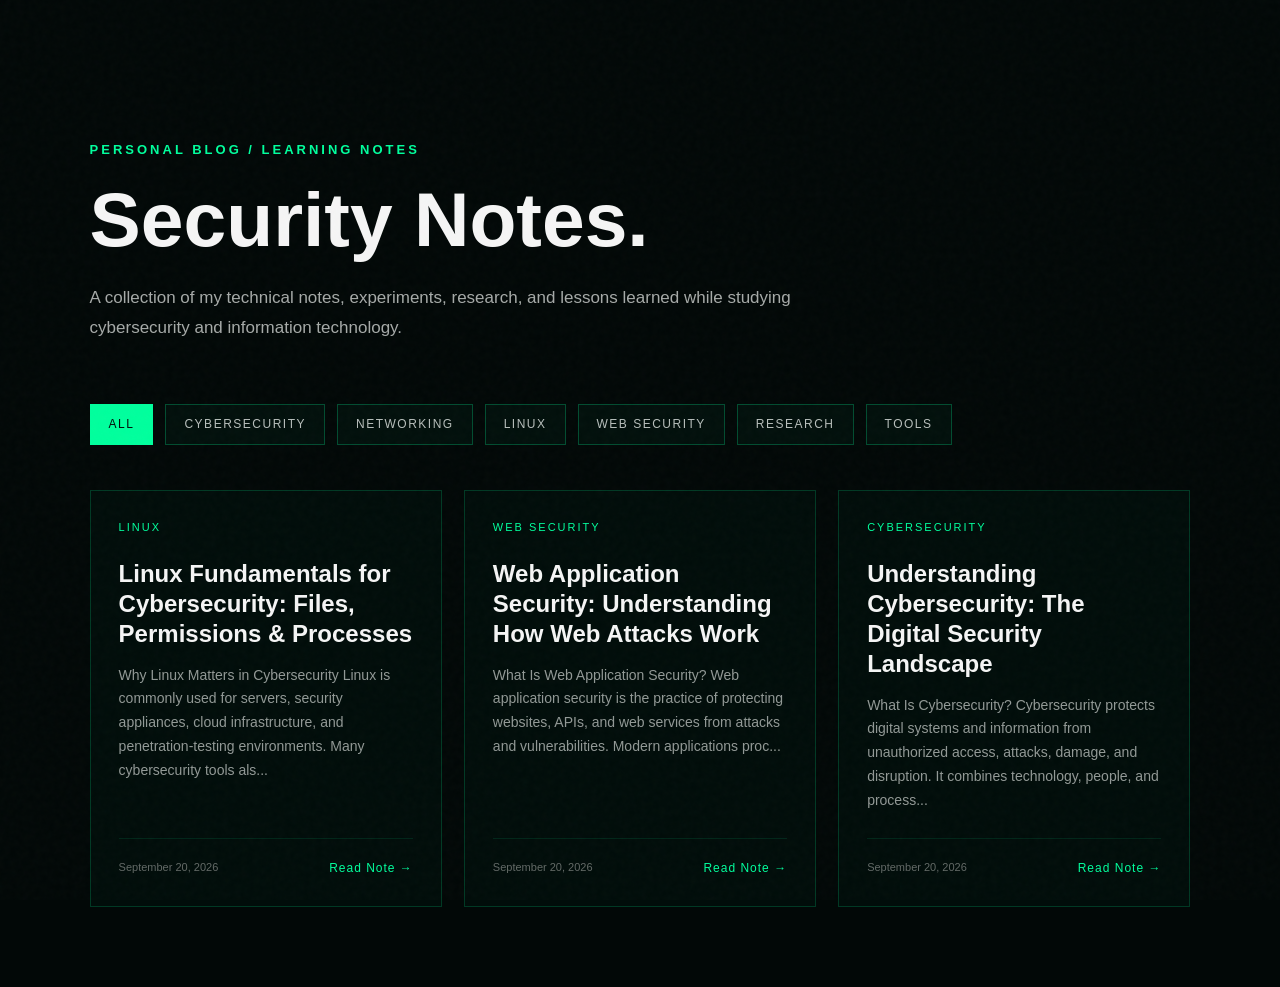
<file: blog.html>
<!DOCTYPE html>
<html lang="en">
<head>
    <meta charset="UTF-8">
    <meta name="viewport" content="width=device-width, initial-scale=1.0">

    <title>Blog | Magdi Saad</title>

    <link rel="stylesheet" href="style.css">

    <style>
        .blog-page {
            min-height: 100vh;
            padding: 140px 7% 80px;
            background: #020807;
        }

        .blog-header {
            max-width: 900px;
            margin-bottom: 60px;
        }

        .blog-label {
            color: #00ff9d;
            font-size: 13px;
            letter-spacing: 3px;
            font-weight: 600;
            margin-bottom: 20px;
        }

        .blog-header h1 {
            font-size: clamp(42px, 6vw, 78px);
            line-height: 1;
            margin-bottom: 25px;
            color: #f5f5f5;
        }

        .blog-header p {
            max-width: 720px;
            color: #a6aaa8;
            font-size: 17px;
            line-height: 1.8;
        }

        .blog-categories {
            display: flex;
            flex-wrap: wrap;
            gap: 12px;
            margin-bottom: 45px;
        }

        .blog-category {
            padding: 10px 18px;
            border: 1px solid rgba(0, 255, 157, 0.25);
            background: rgba(0, 255, 157, 0.03);
            color: #b8bfbc;
            font-size: 12px;
            letter-spacing: 1.5px;
            text-transform: uppercase;
            cursor: pointer;
            transition: 0.3s ease;
        }

        .blog-category:hover,
        .blog-category.active {
            background: #00ff9d;
            color: #02100b;
            border-color: #00ff9d;
        }

        .blog-grid {
            display: grid;
            grid-template-columns: repeat(3, 1fr);
            gap: 22px;
        }

        .blog-card {
            border: 1px solid rgba(0, 255, 157, 0.18);
            background: rgba(0, 20, 14, 0.45);
            padding: 28px;
            min-height: 280px;
            display: flex;
            flex-direction: column;
            transition: 0.3s ease;
        }

        .blog-card:hover {
            border-color: rgba(0, 255, 157, 0.55);
            transform: translateY(-4px);
        }

        .blog-card-category {
            color: #00ff9d;
            font-size: 11px;
            letter-spacing: 2px;
            text-transform: uppercase;
            margin-bottom: 22px;
        }

        .blog-card h2 {
            color: #f5f5f5;
            font-size: 24px;
            line-height: 1.25;
            margin-bottom: 15px;
        }

        .blog-card p {
            color: #929996;
            font-size: 14px;
            line-height: 1.7;
            margin-bottom: 25px;
        }

        .blog-card-footer {
            margin-top: auto;
            display: flex;
            justify-content: space-between;
            align-items: center;
            padding-top: 20px;
            border-top: 1px solid rgba(0, 255, 157, 0.1);
        }

        .blog-date {
            color: #626966;
            font-size: 11px;
        }

        .read-note {
            color: #00ff9d;
            font-size: 12px;
            letter-spacing: 1px;
            text-decoration: none;
        }

        .read-note:hover {
            text-decoration: underline;
        }

        /* Loading / Empty / Error */

        .blog-status {
            grid-column: 1 / -1;
            padding: 60px 20px;
            text-align: center;
            border: 1px solid rgba(0, 255, 157, 0.12);
            background: rgba(0, 20, 14, 0.25);
            color: #737b77;
            font-size: 14px;
            line-height: 1.7;
        }

        .blog-status.error {
            color: #ff7777;
            border-color: rgba(255, 80, 80, 0.2);
        }

        @media (max-width: 900px) {
            .blog-grid {
                grid-template-columns: repeat(2, 1fr);
            }
        }

        @media (max-width: 600px) {
            .blog-page {
                padding: 110px 5% 60px;
            }

            .blog-grid {
                grid-template-columns: 1fr;
            }

            .blog-header h1 {
                font-size: 46px;
            }
        }
    </style>
</head>

<body>

    <main class="blog-page">

        <header class="blog-header">

            <div class="blog-label">
                PERSONAL BLOG / LEARNING NOTES
            </div>

            <h1>Security Notes.</h1>

            <p>
                A collection of my technical notes, experiments, research,
                and lessons learned while studying cybersecurity and
                information technology.
            </p>

        </header>


        <div class="blog-categories">

            <button class="blog-category active" data-category="All">
                All
            </button>

            <button class="blog-category" data-category="Cybersecurity">
                Cybersecurity
            </button>

            <button class="blog-category" data-category="Networking">
                Networking
            </button>

            <button class="blog-category" data-category="Linux">
                Linux
            </button>

            <button class="blog-category" data-category="Web Security">
                Web Security
            </button>

            <button class="blog-category" data-category="Research">
                Research
            </button>

            <button class="blog-category" data-category="Tools">
                Tools
            </button>

        </div>


        <section class="blog-grid" id="blogGrid">

            <div class="blog-status" id="blogStatus">
                Loading security notes...
            </div>

        </section>

    </main>


    <script>

        const blogGrid = document.getElementById("blogGrid");
        const blogStatus = document.getElementById("blogStatus");
        const categoryButtons = document.querySelectorAll(".blog-category");

        let allPosts = [];


        /*
         * Load published notes
         */

        async function loadPosts() {

            try {

                const response = await fetch("posts/index.json", {
                    cache: "no-cache"
                });

                if (!response.ok) {
                    throw new Error(
                        `Failed to load posts: ${response.status}`
                    );
                }

                const data = await response.json();

                allPosts = Array.isArray(data)
                    ? data
                    : Array.isArray(data.posts)
                        ? data.posts
                        : [];

                renderPosts(allPosts);

            } catch (error) {

                console.error("Blog loading error:", error);

                blogGrid.innerHTML = `
                    <div class="blog-status error">
                        Unable to load security notes right now.
                    </div>
                `;

            }

        }


        /*
         * Render blog cards
         */

        function renderPosts(posts) {

            if (!posts.length) {

                blogGrid.innerHTML = `
                    <div class="blog-status">
                        No published notes yet.
                    </div>
                `;

                return;
            }


            blogGrid.innerHTML = "";


            posts.forEach(post => {

                const card = document.createElement("article");

                card.className = "blog-card";


                const category = escapeHTML(
                    post.category || "Cybersecurity"
                );


                const title = escapeHTML(
                    post.title || "Untitled Note"
                );


                const excerpt = escapeHTML(
                    post.excerpt || "Technical notes and learning observations."
                );


                const date = formatDate(post.date);


                const url = sanitizeURL(
                    post.url || `posts/${post.slug}.html`
                );


                card.innerHTML = `

                    <div class="blog-card-category">
                        ${category}
                    </div>

                    <h2>
                        ${title}
                    </h2>

                    <p>
                        ${excerpt}
                    </p>

                    <div class="blog-card-footer">

                        <span class="blog-date">
                            ${date}
                        </span>

                        <a
                            href="${url}"
                            class="read-note"
                        >
                            Read Note →
                        </a>

                    </div>

                `;


                blogGrid.appendChild(card);

            });

        }


        /*
         * Category filtering
         */

        categoryButtons.forEach(button => {

            button.addEventListener("click", () => {

                categoryButtons.forEach(item => {
                    item.classList.remove("active");
                });

                button.classList.add("active");


                const selectedCategory =
                    button.dataset.category;


                if (selectedCategory === "All") {

                    renderPosts(allPosts);

                    return;
                }


                const filteredPosts = allPosts.filter(post => {

                    return String(
                        post.category || ""
                    ).toLowerCase() ===
                    selectedCategory.toLowerCase();

                });


                renderPosts(filteredPosts);

            });

        });


        /*
         * Date formatting
         */

        function formatDate(dateString) {

            if (!dateString) {
                return "Unknown date";
            }


            const date = new Date(dateString);


            if (Number.isNaN(date.getTime())) {
                return escapeHTML(dateString);
            }


            return date.toLocaleDateString("en-US", {
                year: "numeric",
                month: "long",
                day: "numeric"
            });

        }


        /*
         * Basic HTML escaping
         */

        function escapeHTML(value) {

            return String(value)
                .replace(/&/g, "&amp;")
                .replace(/</g, "&lt;")
                .replace(/>/g, "&gt;")
                .replace(/"/g, "&quot;")
                .replace(/'/g, "&#039;");

        }


        /*
         * Prevent javascript: URLs from being inserted
         */

        function sanitizeURL(url) {

            const value = String(url || "").trim();


            if (
                value.toLowerCase().startsWith("javascript:")
                ||
                value.toLowerCase().startsWith("data:")
            ) {
                return "#";
            }


            return value;

        }


        /*
         * Start blog
         */

        loadPosts();

    </script>

</body>
</html>
</file>
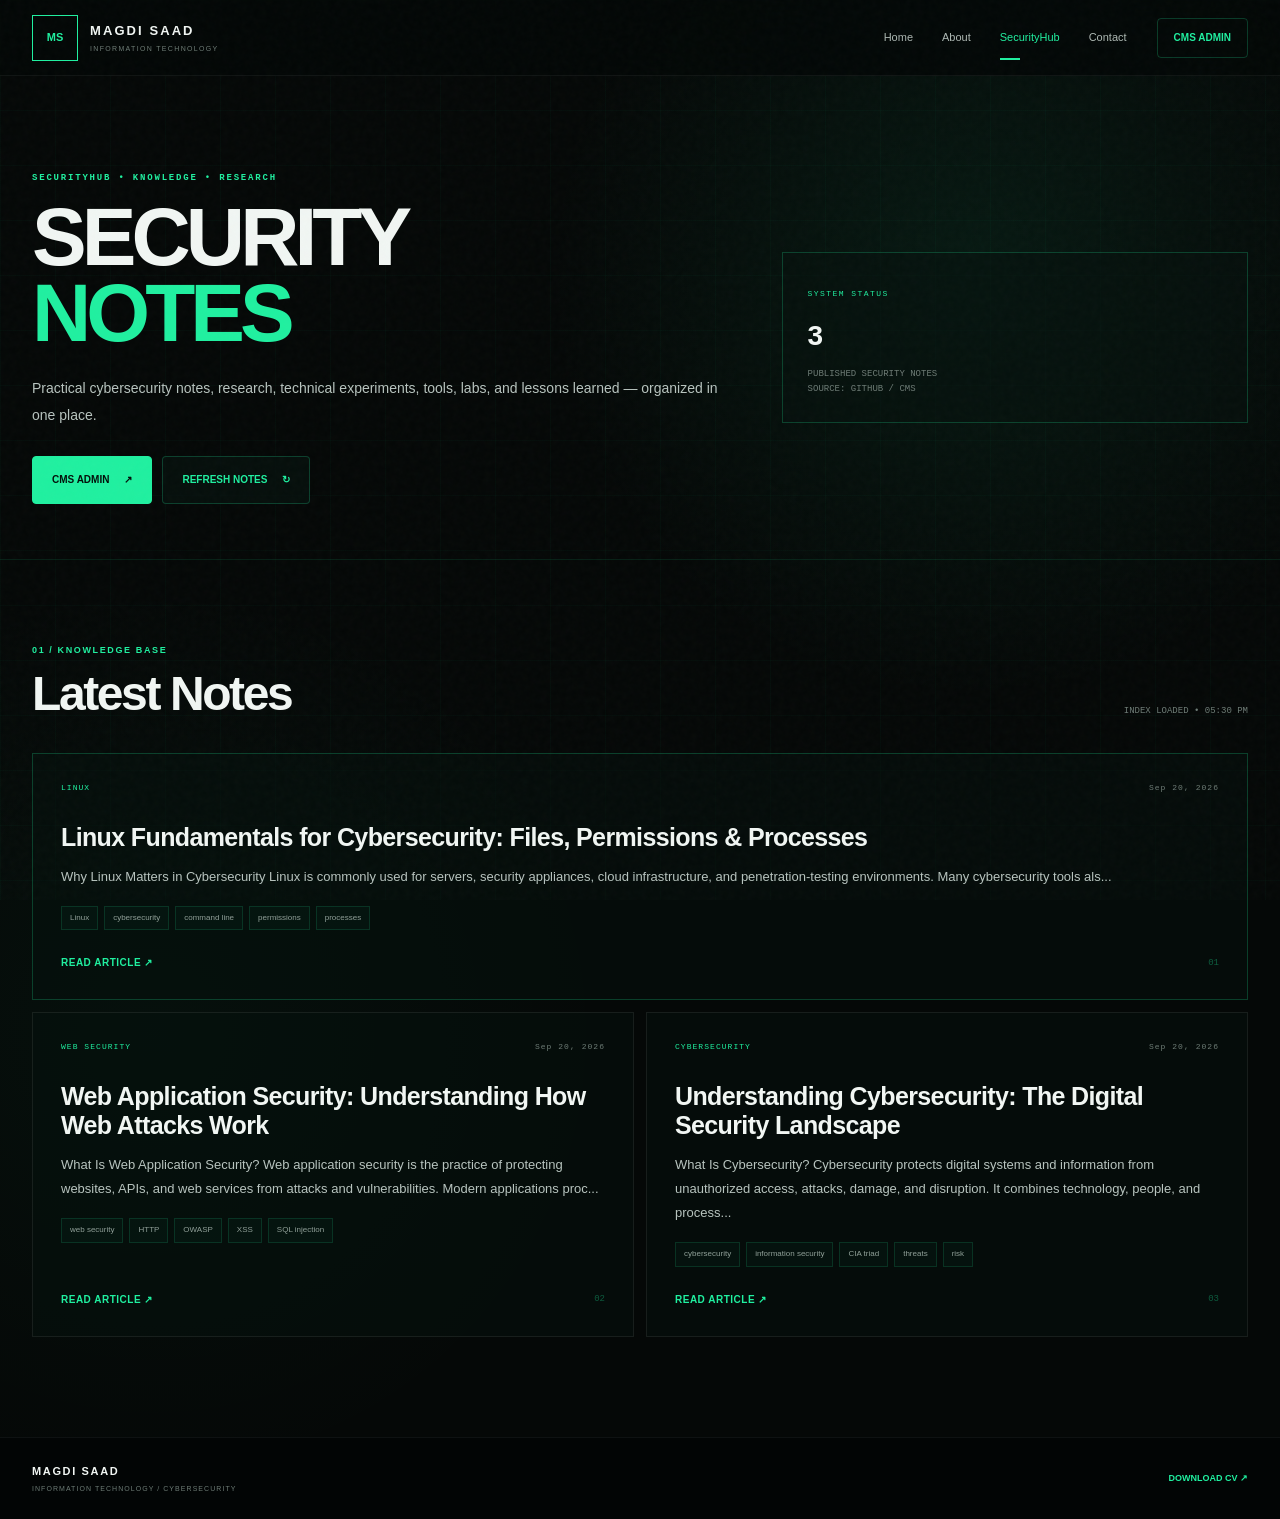
<file: securityhub.html>
<!DOCTYPE html>
<html lang="en">

<head>

    <meta charset="UTF-8">

    <meta
        name="viewport"
        content="width=device-width, initial-scale=1.0">

    <meta
        name="description"
        content="SecurityHub — cybersecurity notes, research, labs, tools, and practical security knowledge by Magdi Saad.">

    <title>SecurityHub | Magdi Saad</title>

    <link
        rel="stylesheet"
        href="style.css">

    <style>

        /* =====================================================
           SECURITYHUB
           Additional page-only styles.
           Existing portfolio CSS is not modified.
        ===================================================== */

        .securityhub-page {

            min-height: 100vh;

            padding-top: 76px;

        }


        .securityhub-hero {

            padding:
                95px 0 55px;

            border-bottom:
                1px solid
                rgba(32,240,160,.10);

        }


        .securityhub-hero-grid {

            display: grid;

            grid-template-columns:
                1.2fr .8fr;

            align-items: end;

            gap: 50px;

        }


        .securityhub-eyebrow {

            color:
                var(--green);

            font-family:
                "Courier New",
                monospace;

            font-size: 9px;

            font-weight: 800;

            letter-spacing: .20em;

        }


        .securityhub-title {

            margin-top: 14px;

            font-size:
                clamp(
                    48px,
                    7vw,
                    82px
                );

            line-height: .92;

            letter-spacing:
                -.06em;

        }


        .securityhub-title strong {

            display: block;

            color:
                var(--green);

            font-weight: 800;

        }


        .securityhub-description {

            max-width: 720px;

            margin-top: 25px;

            color:
                var(--text);

            font-size: 14px;

            line-height: 1.9;

        }


        .securityhub-actions {

            display: flex;

            flex-wrap: wrap;

            gap: 10px;

            margin-top: 28px;

        }


        .securityhub-action {

            min-height: 48px;

            display: inline-flex;

            align-items: center;

            justify-content: center;

            gap: 15px;

            padding:
                0 19px;

            border:
                1px solid
                var(--green-line);

            border-radius: 4px;

            background:
                rgba(7,19,16,.72);

            color:
                var(--green);

            font-size: 10px;

            font-weight: 800;

            cursor: pointer;

            transition:
                .25s ease;

        }


        .securityhub-action:hover {

            border-color:
                var(--green);

            background:
                var(--green-soft);

            transform:
                translateY(-2px);

        }


        .securityhub-action.primary {

            background:
                var(--green);

            color:
                #03100a;

            border-color:
                var(--green);

        }


        .securityhub-status {

            align-self: center;

            padding:
                25px;

            border:
                1px solid
                var(--green-line);

            background:
                rgba(7,18,15,.58);

        }


        .securityhub-status-label {

            color:
                var(--green);

            font-family:
                "Courier New",
                monospace;

            font-size: 8px;

            letter-spacing:
                .18em;

        }


        .securityhub-status strong {

            display: block;

            margin-top: 10px;

            font-size: 28px;

        }


        .securityhub-status p {

            margin-top: 8px;

            color:
                var(--muted);

            font-family:
                "Courier New",
                monospace;

            font-size: 9px;

            line-height: 1.7;

        }


        /* =====================================================
           NOTES AREA
        ===================================================== */

        .securityhub-notes {

            padding:
                75px 0 100px;

        }


        .securityhub-section-heading {

            display: flex;

            align-items: end;

            justify-content: space-between;

            gap: 30px;

            margin-bottom: 35px;

        }


        .securityhub-section-heading span {

            color:
                var(--green);

            font-size: 9px;

            font-weight: 800;

            letter-spacing: .18em;

        }


        .securityhub-section-heading h2 {

            margin-top: 9px;

            font-size:
                clamp(
                    32px,
                    4vw,
                    48px
                );

            line-height: 1;

            letter-spacing:
                -.05em;

        }


        .securityhub-count {

            color:
                var(--muted);

            font-family:
                "Courier New",
                monospace;

            font-size: 9px;

            white-space: nowrap;

        }


        /* =====================================================
           NOTE GRID
        ===================================================== */

        .securityhub-grid {

            display: grid;

            grid-template-columns:
                repeat(2, 1fr);

            gap: 12px;

        }


        .securityhub-note {

            position: relative;

            min-height: 285px;

            display: flex;

            flex-direction: column;

            padding: 28px;

            border:
                1px solid
                var(--border);

            background:
                rgba(7,18,15,.52);

            transition:
                .25s ease;

        }


        .securityhub-note:hover {

            transform:
                translateY(-4px);

            border-color:
                var(--green-line);

        }


        .securityhub-note.featured {

            grid-column:
                1 / -1;

            min-height:
                245px;

            border-color:
                var(--green-line);

        }


        .securityhub-note-top {

            display: flex;

            align-items: center;

            justify-content: space-between;

            gap: 20px;

            color:
                var(--green);

            font-family:
                "Courier New",
                monospace;

            font-size: 8px;

            letter-spacing:
                .13em;

        }


        .securityhub-note-category {

            overflow: hidden;

            text-overflow: ellipsis;

            white-space: nowrap;

        }


        .securityhub-note-date {

            color:
                var(--muted);

            white-space: nowrap;

        }


        .securityhub-note h3 {

            margin-top: 28px;

            font-size: 25px;

            line-height: 1.15;

            letter-spacing:
                -.025em;

        }


        .securityhub-note-excerpt {

            margin-top: 13px;

            color:
                var(--text);

            font-size: 13px;

            line-height: 1.85;

        }


        .securityhub-note-tags {

            display: flex;

            flex-wrap: wrap;

            gap: 6px;

            margin-top: 17px;

        }


        .securityhub-note-tag {

            padding:
                5px 8px;

            border:
                1px solid
                rgba(32,240,160,.14);

            background:
                rgba(32,240,160,.025);

            color:
                #91a099;

            font-size: 8px;

        }


        .securityhub-note-footer {

            display: flex;

            align-items: center;

            justify-content: space-between;

            gap: 20px;

            margin-top: auto;

            padding-top: 25px;

        }


        .securityhub-read {

            color:
                var(--green);

            font-size: 10px;

            font-weight: 800;

            letter-spacing:
                .05em;

        }


        .securityhub-read:hover {

            text-decoration:
                underline;

        }


        .securityhub-index {

            color:
                rgba(32,240,160,.35);

            font-family:
                "Courier New",
                monospace;

            font-size: 9px;

        }


        /* =====================================================
           EMPTY / ERROR / LOADING
        ===================================================== */

        .securityhub-message {

            grid-column:
                1 / -1;

            padding:
                55px 30px;

            border:
                1px solid
                var(--green-line);

            background:
                rgba(7,18,15,.58);

            text-align:
                center;

        }


        .securityhub-message strong {

            display: block;

            color:
                var(--green);

            font-family:
                "Courier New",
                monospace;

            font-size: 11px;

            letter-spacing:
                .15em;

        }


        .securityhub-message p {

            margin-top: 12px;

            color:
                var(--muted);

            font-size: 12px;

        }


        /* =====================================================
           MOBILE
        ===================================================== */

        @media (max-width: 850px) {

            .securityhub-hero-grid {

                grid-template-columns:
                    1fr;

                gap: 30px;

            }


            .securityhub-status {

                max-width:
                    500px;

            }


            .securityhub-grid {

                grid-template-columns:
                    1fr;

            }


            .securityhub-note.featured {

                grid-column:
                    auto;

            }

        }


        @media (max-width: 620px) {

            .securityhub-page {

                padding-top:
                    68px;

            }


            .securityhub-hero {

                padding:
                    70px 0 42px;

            }


            .securityhub-title {

                font-size:
                    clamp(
                        43px,
                        14vw,
                        68px
                    );

            }


            .securityhub-description {

                font-size:
                    12px;

            }


            .securityhub-actions {

                flex-direction:
                    column;

            }


            .securityhub-action {

                width:
                    100%;

            }


            .securityhub-section-heading {

                align-items:
                    flex-start;

                flex-direction:
                    column;

                gap: 10px;

            }


            .securityhub-note {

                padding:
                    23px;

            }


            .securityhub-note h3 {

                font-size:
                    22px;

            }

        }

    </style>

</head>


<body>


<!-- =====================================================
     NAVIGATION
===================================================== -->

<header class="navbar">

    <div class="container nav-container">


        <a
            href="index.html"
            class="brand">

            <span class="brand-mark">
                MS
            </span>

            <span class="brand-copy">

                <strong>
                    MAGDI SAAD
                </strong>

                <small>
                    INFORMATION TECHNOLOGY
                </small>

            </span>

        </a>


        <nav
            class="top-nav"
            id="topNav">

            <a
                href="index.html"
                class="top-link">

                Home

            </a>


            <a
                href="index.html#about"
                class="top-link">

                About

            </a>


            <a
                href="securityhub.html"
                class="top-link active">

                SecurityHub

            </a>


            <a
                href="index.html#contact"
                class="top-link">

                Contact

            </a>

        </nav>


        <a
            href="admin.html"
            class="cv-button">

            CMS ADMIN

        </a>


        <button
            class="menu-toggle"
            id="menuToggle"
            aria-label="Open navigation"
            aria-expanded="false">

            <span></span>
            <span></span>
            <span></span>

        </button>

    </div>

</header>


<main class="securityhub-page">


<!-- =====================================================
     SECURITYHUB HERO
===================================================== -->

<section class="securityhub-hero">

    <div class="container securityhub-hero-grid">


        <div>

            <div class="securityhub-eyebrow">

                SECURITYHUB
                <span>•</span>
                KNOWLEDGE
                <span>•</span>
                RESEARCH

            </div>


            <h1 class="securityhub-title">

                SECURITY
                <strong>NOTES</strong>

            </h1>


            <p class="securityhub-description">

                Practical cybersecurity notes, research,
                technical experiments, tools, labs, and
                lessons learned — organized in one place.

            </p>


            <div class="securityhub-actions">

                <a
                    href="admin.html"
                    class="securityhub-action primary">

                    <span>
                        CMS ADMIN
                    </span>

                    <b>
                        ↗
                    </b>

                </a>


                <button
                    type="button"
                    class="securityhub-action"
                    id="refreshNotes">

                    <span>
                        REFRESH NOTES
                    </span>

                    <b>
                        ↻
                    </b>

                </button>

            </div>

        </div>


        <div class="securityhub-status">

            <span class="securityhub-status-label">

                SYSTEM STATUS

            </span>


            <strong id="noteCount">
                —
            </strong>


            <p>
                PUBLISHED SECURITY NOTES
                <br>
                SOURCE: GITHUB / CMS
            </p>

        </div>


    </div>

</section>


<!-- =====================================================
     PUBLISHED NOTES
===================================================== -->

<section class="securityhub-notes">

    <div class="container">


        <div class="securityhub-section-heading">

            <div>

                <span>
                    01 / KNOWLEDGE BASE
                </span>

                <h2>
                    Latest Notes
                </h2>

            </div>


            <div
                class="securityhub-count"
                id="lastUpdated">

                LOADING...

            </div>

        </div>


        <div
            class="securityhub-grid"
            id="notesGrid">

            <div class="securityhub-message">

                <strong>
                    LOADING SECURITY NOTES...
                </strong>

                <p>
                    Connecting to the published knowledge base.
                </p>

            </div>

        </div>


    </div>

</section>


</main>


<!-- =====================================================
     FOOTER
===================================================== -->

<footer>

    <div class="container footer-inner">

        <div>

            <strong>
                MAGDI SAAD
            </strong>

            <small>
                INFORMATION TECHNOLOGY / CYBERSECURITY
            </small>

        </div>


        <a
            href="assets/documents/CV.pdf"
            download>

            DOWNLOAD CV ↗

        </a>

    </div>

</footer>


<script>

document.addEventListener(
    "DOMContentLoaded",
    () => {


        /* =================================================
           MOBILE NAVIGATION
        ================================================= */

        const menuToggle =
            document.getElementById(
                "menuToggle"
            );

        const topNav =
            document.getElementById(
                "topNav"
            );


        if (
            menuToggle &&
            topNav
        ) {

            menuToggle.addEventListener(
                "click",
                event => {

                    event.stopPropagation();

                    const isOpen =
                        topNav.classList.contains(
                            "open"
                        );

                    topNav.classList.toggle(
                        "open"
                    );

                    menuToggle.setAttribute(
                        "aria-expanded",
                        String(!isOpen)
                    );

                }
            );


            document.addEventListener(
                "click",
                event => {

                    if (
                        !topNav.contains(
                            event.target
                        ) &&
                        !menuToggle.contains(
                            event.target
                        )
                    ) {

                        topNav.classList.remove(
                            "open"
                        );

                        menuToggle.setAttribute(
                            "aria-expanded",
                            "false"
                        );

                    }

                }
            );

        }


        /* =================================================
           SECURITY NOTES
        ================================================= */

        const notesGrid =
            document.getElementById(
                "notesGrid"
            );

        const noteCount =
            document.getElementById(
                "noteCount"
            );

        const lastUpdated =
            document.getElementById(
                "lastUpdated"
            );

        const refreshButton =
            document.getElementById(
                "refreshNotes"
            );


        function escapeHTML(value) {

            const element =
                document.createElement(
                    "div"
                );

            element.textContent =
                String(value || "");

            return element.innerHTML;

        }


        function formatDate(value) {

            if (!value) {

                return "DATE UNKNOWN";

            }


            const date =
                new Date(value);


            if (
                Number.isNaN(
                    date.getTime()
                )
            ) {

                return String(value);

            }


            return date.toLocaleDateString(
                "en-US",
                {
                    year: "numeric",
                    month: "short",
                    day: "numeric"
                }
            );

        }


        function createTag(
            tag
        ) {

            const element =
                document.createElement(
                    "span"
                );

            element.className =
                "securityhub-note-tag";

            element.textContent =
                tag.trim();

            return element;

        }


        function createNoteCard(
            post,
            index
        ) {

            const article =
                document.createElement(
                    "article"
                );

            article.className =
                "securityhub-note";

            if (index === 0) {

                article.classList.add(
                    "featured"
                );

            }


            /* ---------------------------------------------
               TOP
            --------------------------------------------- */

            const top =
                document.createElement(
                    "div"
                );

            top.className =
                "securityhub-note-top";


            const category =
                document.createElement(
                    "span"
                );

            category.className =
                "securityhub-note-category";

            category.textContent =
                String(
                    post.category ||
                    "CYBERSECURITY"
                ).toUpperCase();


            const date =
                document.createElement(
                    "span"
                );

            date.className =
                "securityhub-note-date";

            date.textContent =
                formatDate(
                    post.date
                );


            top.append(
                category,
                date
            );


            /* ---------------------------------------------
               TITLE
            --------------------------------------------- */

            const title =
                document.createElement(
                    "h3"
                );

            title.textContent =
                post.title ||
                "Untitled Note";


            /* ---------------------------------------------
               EXCERPT
            --------------------------------------------- */

            const excerpt =
                document.createElement(
                    "p"
                );

            excerpt.className =
                "securityhub-note-excerpt";

            excerpt.textContent =
                post.excerpt ||
                "Open this note to read the full article.";


            /* ---------------------------------------------
               TAGS
            --------------------------------------------- */

            const tagsContainer =
                document.createElement(
                    "div"
                );

            tagsContainer.className =
                "securityhub-note-tags";


            const rawTags =
                String(
                    post.tags || ""
                )
                .split(",")
                .map(
                    tag => tag.trim()
                )
                .filter(Boolean);


            rawTags
                .slice(0, 5)
                .forEach(
                    tag => {

                        tagsContainer.append(
                            createTag(tag)
                        );

                    }
                );


            /* ---------------------------------------------
               FOOTER
            --------------------------------------------- */

            const footer =
                document.createElement(
                    "div"
                );

            footer.className =
                "securityhub-note-footer";


            const readLink =
                document.createElement(
                    "a"
                );

            readLink.className =
                "securityhub-read";

            readLink.textContent =
                "READ ARTICLE ↗";


            const articleURL =
                String(
                    post.url || ""
                ).trim();


            if (
                articleURL &&
                !articleURL.includes("://") &&
                !articleURL.startsWith("//") &&
                !articleURL.startsWith("javascript:")
            ) {

                readLink.href =
                    articleURL;

            } else {

                readLink.href =
                    "#";

                readLink.addEventListener(
                    "click",
                    event => {

                        event.preventDefault();

                    }
                );

            }


            const indexLabel =
                document.createElement(
                    "span"
                );

            indexLabel.className =
                "securityhub-index";

            indexLabel.textContent =
                String(
                    index + 1
                ).padStart(
                    2,
                    "0"
                );


            footer.append(
                readLink,
                indexLabel
            );


            article.append(
                top,
                title,
                excerpt
            );


            if (
                rawTags.length
            ) {

                article.append(
                    tagsContainer
                );

            }


            article.append(
                footer
            );


            return article;

        }


        function showMessage(
            title,
            message
        ) {

            notesGrid.innerHTML = "";


            const wrapper =
                document.createElement(
                    "div"
                );

            wrapper.className =
                "securityhub-message";


            const heading =
                document.createElement(
                    "strong"
                );

            heading.textContent =
                title;


            const text =
                document.createElement(
                    "p"
                );

            text.textContent =
                message;


            wrapper.append(
                heading,
                text
            );


            notesGrid.append(
                wrapper
            );

        }


        async function loadNotes() {

            showMessage(
                "LOADING SECURITY NOTES...",
                "Connecting to the published knowledge base."
            );


            if (refreshButton) {

                refreshButton.disabled =
                    true;

            }


            try {

                const response =
                    await fetch(
                        "posts/index.json?ts=" +
                        Date.now(),
                        {
                            method: "GET",
                            cache: "no-store"
                        }
                    );


                if (
                    !response.ok
                ) {

                    throw new Error(
                        `HTTP ${response.status}`
                    );

                }


                const posts =
                    await response.json();


                if (
                    !Array.isArray(
                        posts
                    )
                ) {

                    throw new Error(
                        "Invalid notes index."
                    );

                }


                noteCount.textContent =
                    posts.length;


                lastUpdated.textContent =
                    "INDEX LOADED • " +
                    new Date().toLocaleTimeString(
                        "en-US",
                        {
                            hour: "2-digit",
                            minute: "2-digit"
                        }
                    );


                if (
                    posts.length === 0
                ) {

                    showMessage(
                        "NO PUBLISHED NOTES",
                        "Publish your first note through the CMS Admin."
                    );

                    return;

                }


                notesGrid.innerHTML =
                    "";


                posts.forEach(
                    (
                        post,
                        index
                    ) => {

                        notesGrid.append(
                            createNoteCard(
                                post,
                                index
                            )
                        );

                    }
                );


            } catch (error) {

                console.error(
                    "SecurityHub error:",
                    error
                );


                noteCount.textContent =
                    "—";


                lastUpdated.textContent =
                    "CONNECTION ERROR";


                showMessage(
                    "COULD NOT LOAD NOTES",
                    "The published notes index could not be loaded. Please try refreshing the page."
                );

            } finally {

                if (refreshButton) {

                    refreshButton.disabled =
                        false;

                }

            }

        }


        if (
            refreshButton
        ) {

            refreshButton.addEventListener(
                "click",
                loadNotes
            );

        }


        loadNotes();

    }

);

</script>


</body>

</html>
</file>
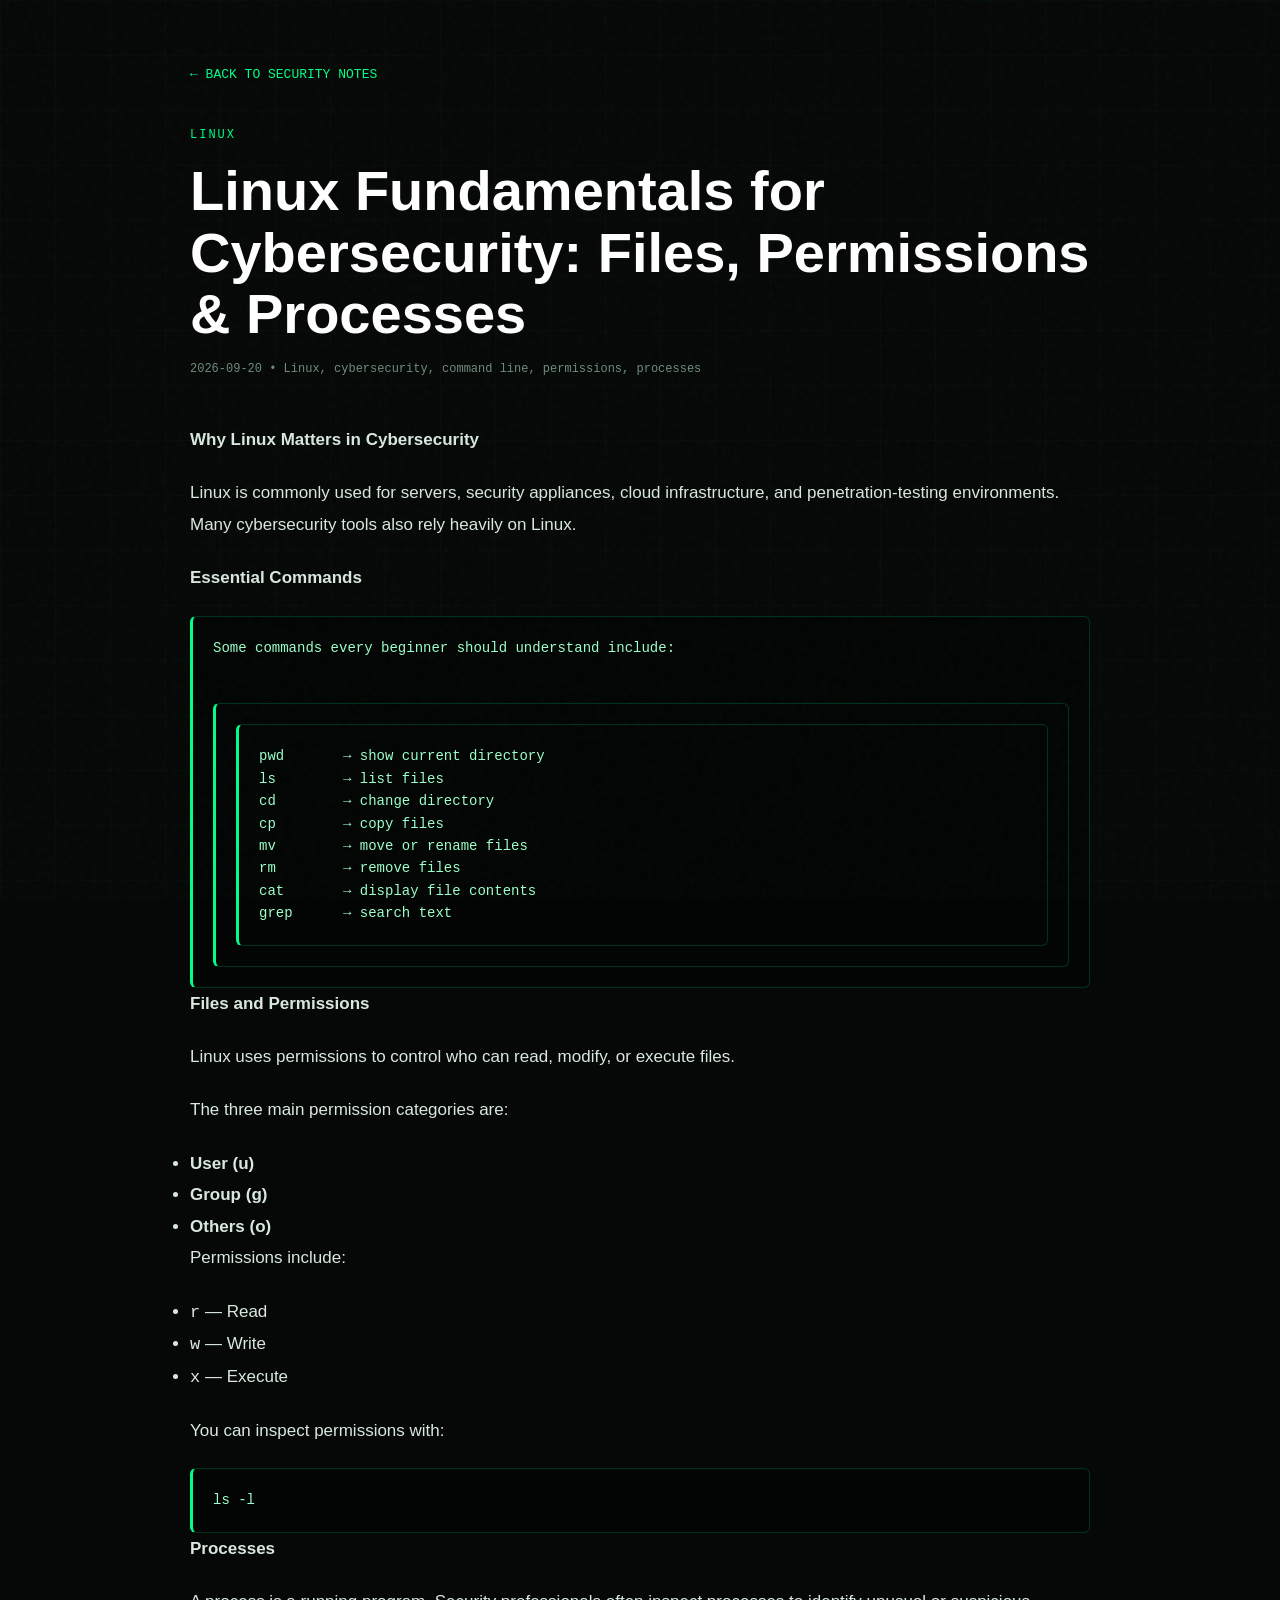
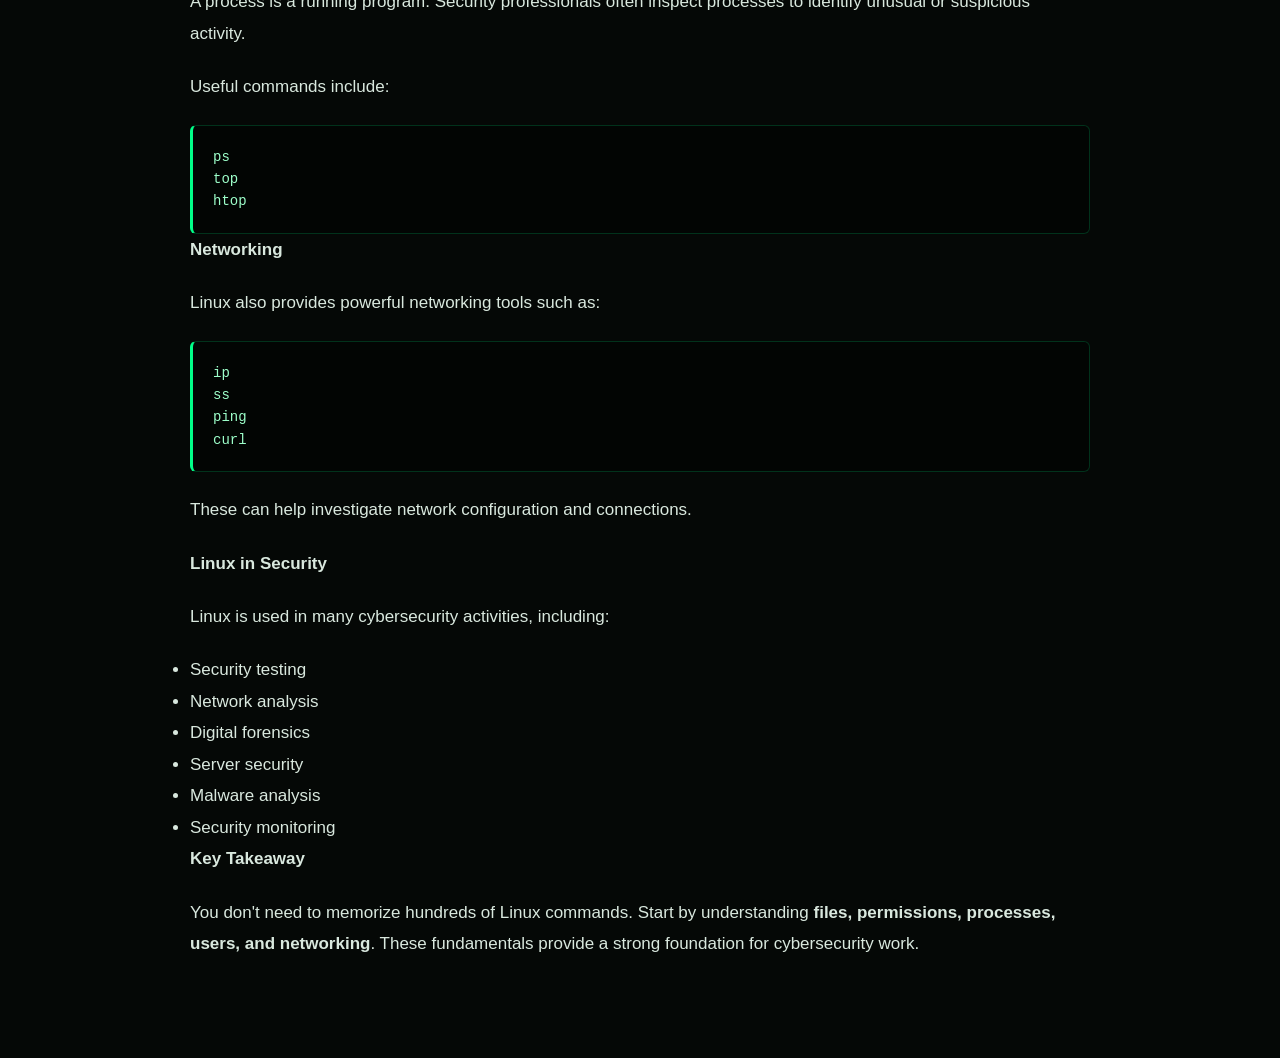
<file: posts/linux-fundamentals-for-cybersecurity-files-permissions-processes.html>
<!DOCTYPE html>
<html lang="en">

<head>

    <meta charset="UTF-8">

    <meta
        name="viewport"
        content="width=device-width, initial-scale=1.0">

    <title>Linux Fundamentals for Cybersecurity: Files, Permissions & Processes | Magdi Saad</title>

    <link
        rel="stylesheet"
        href="../style.css">

    <style>

        body {
            background: #050806;
            color: #d9e8de;
        }

        .post-wrapper {
            width: min(900px, 92%);
            margin: 60px auto 100px;
        }

        .post-category {
            color: #00ff88;
            font-family: monospace;
            font-size: 12px;
            letter-spacing: 2px;
            text-transform: uppercase;
        }

        .post-title {
            color: #ffffff;
            font-size: clamp(32px, 6vw, 56px);
            line-height: 1.1;
            margin: 15px 0;
        }

        .post-meta {
            color: #6f8c7b;
            font-family: monospace;
            font-size: 12px;
            margin-bottom: 45px;
        }

        .post-content {
            font-size: 17px;
            line-height: 1.85;
        }

        .post-content p {
            margin-bottom: 22px;
        }

        .post-content figure {
            margin: 35px auto;
            text-align: center;
        }

        .post-content img {
            max-width: 100%;
            height: auto;
            display: block;
            margin: 0 auto;
            border-radius: 8px;
            border: 1px solid rgba(0,255,140,.15);
        }

        .post-content figcaption {
            margin-top: 10px;
            color: #6f8c7b;
            font-size: 13px;
            font-style: italic;
        }

        .post-content pre {
            background: #020503;
            border: 1px solid rgba(0,255,140,.18);
            border-left: 3px solid #00ff88;
            border-radius: 6px;
            padding: 20px;
            overflow-x: auto;
            color: #9dffca;
            font-family: "Courier New", monospace;
            font-size: 14px;
            line-height: 1.6;
            white-space: pre-wrap;
        }

        .post-content code {
            font-family: "Courier New", monospace;
        }

        .back-link {
            display: inline-block;
            margin-bottom: 40px;
            color: #00ff88;
            text-decoration: none;
            font-family: monospace;
            font-size: 13px;
        }

        .back-link:hover {
            text-decoration: underline;
        }

    </style>

</head>

<body>

    <main class="post-wrapper">

        <a
            class="back-link"
            href="../blog.html">
            ← BACK TO SECURITY NOTES
        </a>

        <div class="post-category">
            Linux
        </div>

        <h1 class="post-title">
            Linux Fundamentals for Cybersecurity: Files, Permissions & Processes
        </h1>

        <div class="post-meta">
            2026-09-20
             • Linux, cybersecurity, command line, permissions, processes
        </div>

        <article class="post-content">

            <p dir="auto" data-start="413" data-end="451" class="PDq2pG_selectionAnchorContainer"><strong data-start="413" data-end="451">Why Linux Matters in Cybersecurity</strong><span aria-hidden="true" class="PDq2pG_selectionAnchor"></span></p>
<p dir="auto" data-start="453" data-end="622">Linux is commonly used for servers, security appliances, cloud infrastructure, and penetration-testing environments. Many cybersecurity tools also rely heavily on Linux.</p>
<p dir="auto" data-start="624" data-end="646"><strong data-start="624" data-end="646">Essential Commands</strong></p><pre class="code-block"><p dir="auto" data-start="648" data-end="703" class="PDq2pG_selectionAnchorContainer">Some commands every beginner should understand include:<span aria-hidden="true" class="PDq2pG_selectionAnchor"></span></p>
<pre class="overflow-visible! px-0!" data-start="705" data-end="942"><div class="relative w-full mt-4 mb-1"><div class=""><div class="contents"><div class="relative"><div class="h-full min-h-0 min-w-0"><div class="h-full min-h-0 min-w-0"><div class="border border-token-border-light border-radius-3xl corner-superellipse/1.1 rounded-3xl"><div class="h-full w-full border-radius-3xl bg-(--code-block-surface) corner-superellipse/1.1 overflow-clip rounded-3xl [--code-block-surface:var(--bg-elevated-secondary)] dark:[--code-block-surface:var(--composer-surface-primary)] lxnfua_clipPathFallback"><div class="pointer-events-none absolute end-1.5 top-1 z-2 md:end-2 md:top-1"></div><div class="relative"><div class="pe-11 pt-3"><div class="relative z-0 flex max-w-full"><div id="code-block-viewer" dir="ltr" class="q9tKkq_viewer cm-editor z-10 light:cm-light dark:cm-light flex h-full w-full flex-col items-stretch ͼs ͼ16"><div class="cm-scroller"><pre class="cm-content q9tKkq_readonly m-0"><code>pwd       → show current directory
ls        → list files
cd        → change directory
cp        → copy files
mv        → move or rename files
rm        → remove files
cat       → display file contents
grep      → search text</code></pre></div></div></div></div></div></div></div></div></div></div></div></div></div></pre></pre><p dir="auto" data-start="944" data-end="969" class="PDq2pG_selectionAnchorContainer"><strong data-start="944" data-end="969">Files and Permissions</strong><span aria-hidden="true" class="PDq2pG_selectionAnchor"></span></p><p dir="auto" data-start="971" data-end="1044">Linux uses permissions to control who can read, modify, or execute files.</p><p dir="auto" data-start="1046" data-end="1087">The three main permission categories are:</p><ul data-start="1089" data-end="1136">
<li data-start="1089" data-end="1103">
<strong data-start="1091" data-end="1103">User (u)</strong>
</li>
<li data-start="1104" data-end="1119">
<strong data-start="1106" data-end="1119">Group (g)</strong>
</li>
<li data-start="1120" data-end="1136">
<strong data-start="1122" data-end="1136">Others (o)</strong>
</li>
</ul><p dir="auto" data-start="1138" data-end="1158">Permissions include:</p><ul data-start="1160" data-end="1202">
<li data-start="1160" data-end="1172">
<code data-start="1162" data-end="1165">r</code> — Read
</li>
<li data-start="1173" data-end="1186">
<code data-start="1175" data-end="1178">w</code> — Write
</li>
<li data-start="1187" data-end="1202">
<code data-start="1189" data-end="1192">x</code> — Execute
</li>
</ul><p>





</p><p dir="auto" data-start="1204" data-end="1237">You can inspect permissions with:</p><pre class="code-block"><code>ls -l</code></pre><p dir="auto" data-start="1258" data-end="1271" class="PDq2pG_selectionAnchorContainer"><strong data-start="1258" data-end="1271">Processes</strong><span aria-hidden="true" class="PDq2pG_selectionAnchor"></span></p><p dir="auto" data-start="1273" data-end="1395">A process is a running program. Security professionals often inspect processes to identify unusual or suspicious activity.</p><p>

</p><p dir="auto" data-start="1397" data-end="1421">Useful commands include:</p><pre class="code-block"><code>ps
top
htop</code></pre><p dir="auto" data-start="1448" data-end="1462" class="PDq2pG_selectionAnchorContainer"><strong data-start="1448" data-end="1462">Networking</strong><span aria-hidden="true" class="PDq2pG_selectionAnchor"></span></p><p>
</p><p dir="auto" data-start="1464" data-end="1518">Linux also provides powerful networking tools such as:</p><pre class="code-block"><code>ip
ss
ping
curl</code></pre><p><div aria-hidden="true" class="pointer-events-none -mt-px h-px translate-y-(--scroll-root-safe-area-inset-bottom)"></div></p><div class="qMYqUG_convSearchResultHighlightRoot"><div class="" data-turn-id-container="request-6aadb32b-4b54-83eb-a28d-f3424c342161-42" data-is-intersecting="true"><section class="text-token-text-primary w-full focus:outline-none has-data-writing-block:pointer-events-none [&amp;:has([data-writing-block])&gt;*]:pointer-events-auto R6Vx5W_threadScrollVars scroll-mb-[calc(var(--scroll-root-safe-area-inset-bottom,0px)+var(--thread-response-height))] scroll-mt-[calc(var(--header-height)+min(200px,max(70px,20svh)))]" dir="auto" data-turn-id="request-6aadb32b-4b54-83eb-a28d-f3424c342161-42" data-turn-id-container="request-6aadb32b-4b54-83eb-a28d-f3424c342161-42" data-testid="conversation-turn-96" data-turn="assistant"><div class="text-base my-auto mx-auto pb-8 [--thread-content-margin:var(--thread-content-margin-xs,calc(var(--spacing)*4))] @w-sm/main:[--thread-content-margin:var(--thread-content-margin-sm,calc(var(--spacing)*6))] @w-lg/main:[--thread-content-margin:var(--thread-content-margin-lg,calc(var(--spacing)*16))] px-(--thread-content-margin)"><div data-conversation-screenshot-content="" class="[--thread-content-max-width:40rem] @w-lg/main:[--thread-content-max-width:48rem] mx-auto max-w-(--thread-content-max-width) flex-1 group/turn-messages focus-visible:outline-hidden relative flex w-full min-w-0 flex-col agent-turn"><div class="flex max-w-full flex-col gap-4 grow"><div data-message-author-role="assistant" data-message-id="be02f916-a99c-4661-b871-58b784fb7003" dir="auto" data-message-model-slug="gpt-5-6" class="min-h-8 text-message relative flex w-full flex-col items-end gap-2 text-start break-words whitespace-normal outline-none keyboard-focused:focus-ring [.text-message+&amp;]:mt-1" data-turn-start-message="true" tabindex="0"><div class="flex w-full flex-col gap-1 empty:hidden"><div class="LR5Y_W_content markdown prose dark:prose-invert wrap-break-word w-full dark markdown-new-styling"><p dir="auto" data-start="1549" data-end="1614" class="PDq2pG_selectionAnchorContainer">These can help investigate network configuration and connections.<span aria-hidden="true" class="PDq2pG_selectionAnchor"></span></p>
<p dir="auto" data-start="1616" data-end="1637"><strong data-start="1616" data-end="1637">Linux in Security</strong></p>
<p dir="auto" data-start="1639" data-end="1697">Linux is used in many cybersecurity activities, including:</p>
<ul data-start="1699" data-end="1815">
<li data-start="1699" data-end="1717">
Security testing
</li>
<li data-start="1718" data-end="1736">
Network analysis
</li>
<li data-start="1737" data-end="1756">
Digital forensics
</li>
<li data-start="1757" data-end="1774">
Server security
</li>
<li data-start="1775" data-end="1793">
Malware analysis
</li>
<li data-start="1794" data-end="1815">
Security monitoring
</li>
</ul>
<p dir="auto" data-start="1817" data-end="1833"><strong data-start="1817" data-end="1833">Key Takeaway</strong></p>
<p dir="auto" data-start="1835" data-end="2041" data-is-last-node="" data-is-only-node="">You don't need to memorize hundreds of Linux commands. Start by understanding <strong data-start="1913" data-end="1969">files, permissions, processes, users, and networking</strong>. These fundamentals provide a strong foundation for cybersecurity work.</p></div></div></div></div><div class="z-0 flex min-h-[46px] justify-start"></div></div><div data-conversation-screenshot-content="" class="[--thread-content-max-width:40rem] @w-lg/main:[--thread-content-max-width:48rem] mx-auto max-w-(--thread-content-max-width) flex-1"><div></div></div></div></section></div></div>

        </article>

    </main>

</body>

</html>
</file>
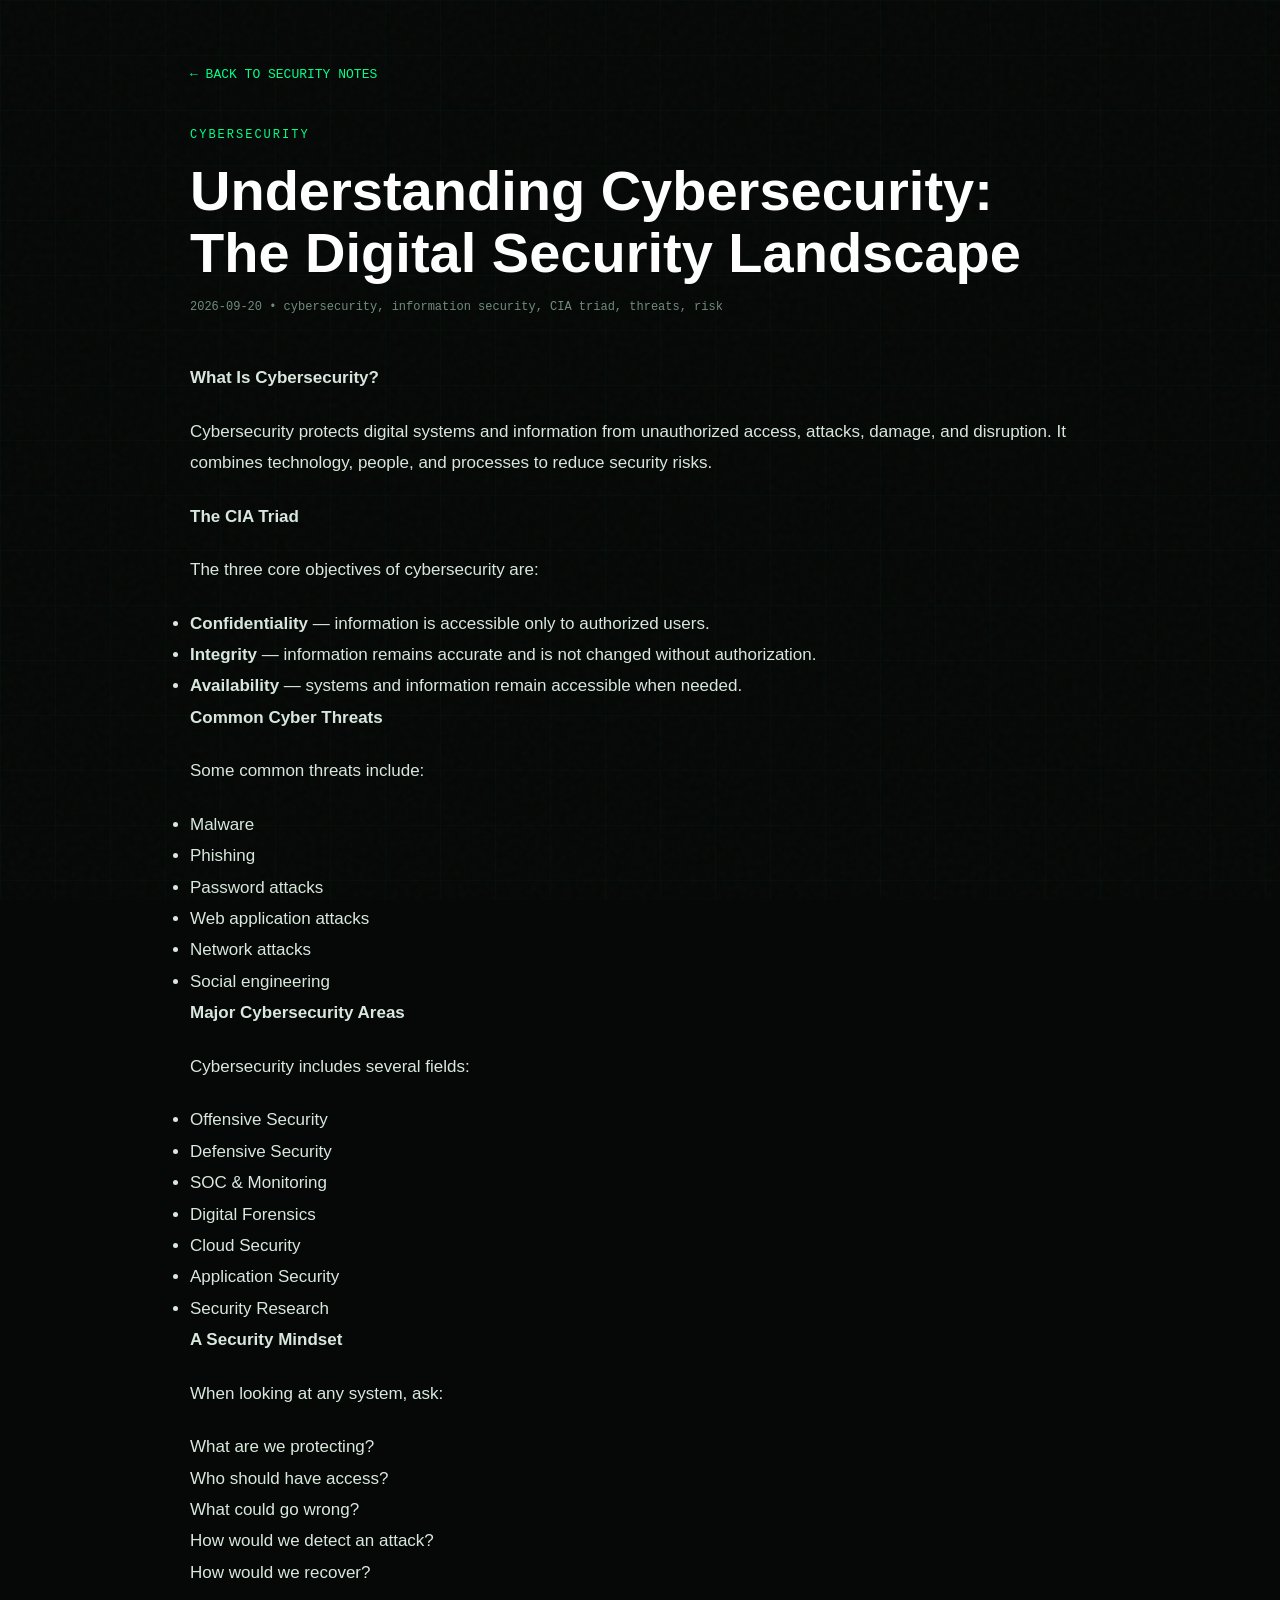
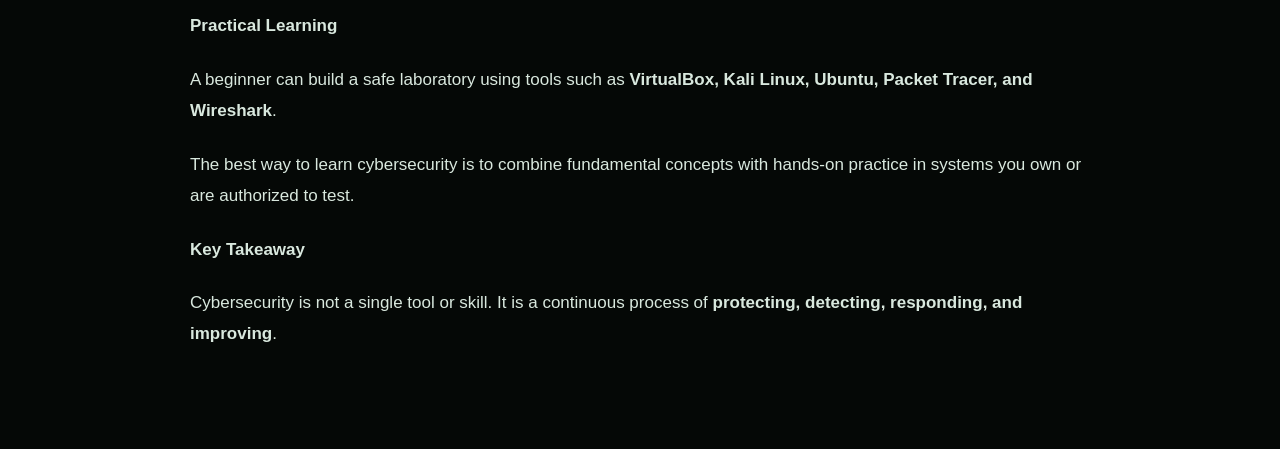
<file: posts/understanding-cybersecurity-the-digital-security-landscape.html>
<!DOCTYPE html>
<html lang="en">

<head>

    <meta charset="UTF-8">

    <meta
        name="viewport"
        content="width=device-width, initial-scale=1.0">

    <title>Understanding Cybersecurity: The Digital Security Landscape | Magdi Saad</title>

    <link
        rel="stylesheet"
        href="../style.css">

    <style>

        body {
            background: #050806;
            color: #d9e8de;
        }

        .post-wrapper {
            width: min(900px, 92%);
            margin: 60px auto 100px;
        }

        .post-category {
            color: #00ff88;
            font-family: monospace;
            font-size: 12px;
            letter-spacing: 2px;
            text-transform: uppercase;
        }

        .post-title {
            color: #ffffff;
            font-size: clamp(32px, 6vw, 56px);
            line-height: 1.1;
            margin: 15px 0;
        }

        .post-meta {
            color: #6f8c7b;
            font-family: monospace;
            font-size: 12px;
            margin-bottom: 45px;
        }

        .post-content {
            font-size: 17px;
            line-height: 1.85;
        }

        .post-content p {
            margin-bottom: 22px;
        }

        .post-content figure {
            margin: 35px auto;
            text-align: center;
        }

        .post-content img {
            max-width: 100%;
            height: auto;
            display: block;
            margin: 0 auto;
            border-radius: 8px;
            border: 1px solid rgba(0,255,140,.15);
        }

        .post-content figcaption {
            margin-top: 10px;
            color: #6f8c7b;
            font-size: 13px;
            font-style: italic;
        }

        .post-content pre {
            background: #020503;
            border: 1px solid rgba(0,255,140,.18);
            border-left: 3px solid #00ff88;
            border-radius: 6px;
            padding: 20px;
            overflow-x: auto;
            color: #9dffca;
            font-family: "Courier New", monospace;
            font-size: 14px;
            line-height: 1.6;
            white-space: pre-wrap;
        }

        .post-content code {
            font-family: "Courier New", monospace;
        }

        .back-link {
            display: inline-block;
            margin-bottom: 40px;
            color: #00ff88;
            text-decoration: none;
            font-family: monospace;
            font-size: 13px;
        }

        .back-link:hover {
            text-decoration: underline;
        }

    </style>

</head>

<body>

    <main class="post-wrapper">

        <a
            class="back-link"
            href="../blog.html">
            ← BACK TO SECURITY NOTES
        </a>

        <div class="post-category">
            Cybersecurity
        </div>

        <h1 class="post-title">
            Understanding Cybersecurity: The Digital Security Landscape
        </h1>

        <div class="post-meta">
            2026-09-20
             • cybersecurity, information security, CIA triad, threats, risk
        </div>

        <article class="post-content">

            <p dir="auto" data-start="487" data-end="513" class="PDq2pG_selectionAnchorContainer"><strong data-start="487" data-end="513">What Is Cybersecurity?</strong><span aria-hidden="true" class="PDq2pG_selectionAnchor"></span></p><p dir="auto" data-start="515" data-end="700">Cybersecurity protects digital systems and information from unauthorized access, attacks, damage, and disruption. It combines technology, people, and processes to reduce security risks.</p><p dir="auto" data-start="702" data-end="719"><strong data-start="702" data-end="719">The CIA Triad</strong></p><p dir="auto" data-start="721" data-end="768">The three core objectives of cybersecurity are:</p><ul data-start="770" data-end="1010">
<li data-start="770" data-end="845">
<strong data-start="772" data-end="791">Confidentiality</strong> — information is accessible only to authorized users.
</li>
<li data-start="846" data-end="934">
<strong data-start="848" data-end="861">Integrity</strong> — information remains accurate and is not changed without authorization.
</li>
<li data-start="935" data-end="1010">
<strong data-start="937" data-end="953">Availability</strong> — systems and information remain accessible when needed.
</li>
</ul><p dir="auto" data-start="1012" data-end="1036"><strong data-start="1012" data-end="1036">Common Cyber Threats</strong></p><p dir="auto" data-start="1038" data-end="1066">Some common threats include:</p><ul data-start="1068" data-end="1172">
<li data-start="1068" data-end="1077">
Malware
</li>
<li data-start="1078" data-end="1088">
Phishing
</li>
<li data-start="1089" data-end="1107">
Password attacks
</li>
<li data-start="1108" data-end="1133">
Web application attacks
</li>
<li data-start="1134" data-end="1151">
Network attacks
</li>
<li data-start="1152" data-end="1172">
Social engineering
</li>
</ul><p dir="auto" data-start="1174" data-end="1203"><strong data-start="1174" data-end="1203">Major Cybersecurity Areas</strong></p><p dir="auto" data-start="1205" data-end="1243">Cybersecurity includes several fields:</p><ul data-start="1245" data-end="1385">
<li data-start="1245" data-end="1265">
Offensive Security
</li>
<li data-start="1266" data-end="1286">
Defensive Security
</li>
<li data-start="1287" data-end="1305">
SOC &amp; Monitoring
</li>
<li data-start="1306" data-end="1325">
Digital Forensics
</li>
<li data-start="1326" data-end="1342">
Cloud Security
</li>
<li data-start="1343" data-end="1365">
Application Security
</li>
<li data-start="1366" data-end="1385">
Security Research
</li>
</ul><p dir="auto" data-start="1387" data-end="1409"><strong data-start="1387" data-end="1409">A Security Mindset</strong></p><p dir="auto" data-start="1411" data-end="1443">When looking at any system, ask:</p><blockquote data-start="1445" data-end="1584">
<p dir="auto" data-start="1447" data-end="1584">What are we protecting?<br data-start="1470" data-end="1473">
Who should have access?<br data-start="1498" data-end="1501">
What could go wrong?<br data-start="1523" data-end="1526">
How would we detect an attack?<br data-start="1558" data-end="1561">
How would we recover?</p>
</blockquote><p dir="auto" data-start="1586" data-end="1608"><strong data-start="1586" data-end="1608">Practical Learning</strong></p><p dir="auto" data-start="1610" data-end="1734">A beginner can build a safe laboratory using tools such as <strong data-start="1669" data-end="1733">VirtualBox, Kali Linux, Ubuntu, Packet Tracer, and Wireshark</strong>.</p><p dir="auto" data-start="1736" data-end="1875">The best way to learn cybersecurity is to combine fundamental concepts with hands-on practice in systems you own or are authorized to test.</p><p dir="auto" data-start="1877" data-end="1893"><strong data-start="1877" data-end="1893">Key Takeaway</strong></p><p>

















</p><p dir="auto" data-start="1895" data-end="2023">Cybersecurity is not a single tool or skill. It is a continuous process of <strong data-start="1970" data-end="2022">protecting, detecting, responding, and improving</strong>.</p>

        </article>

    </main>

</body>

</html>
</file>
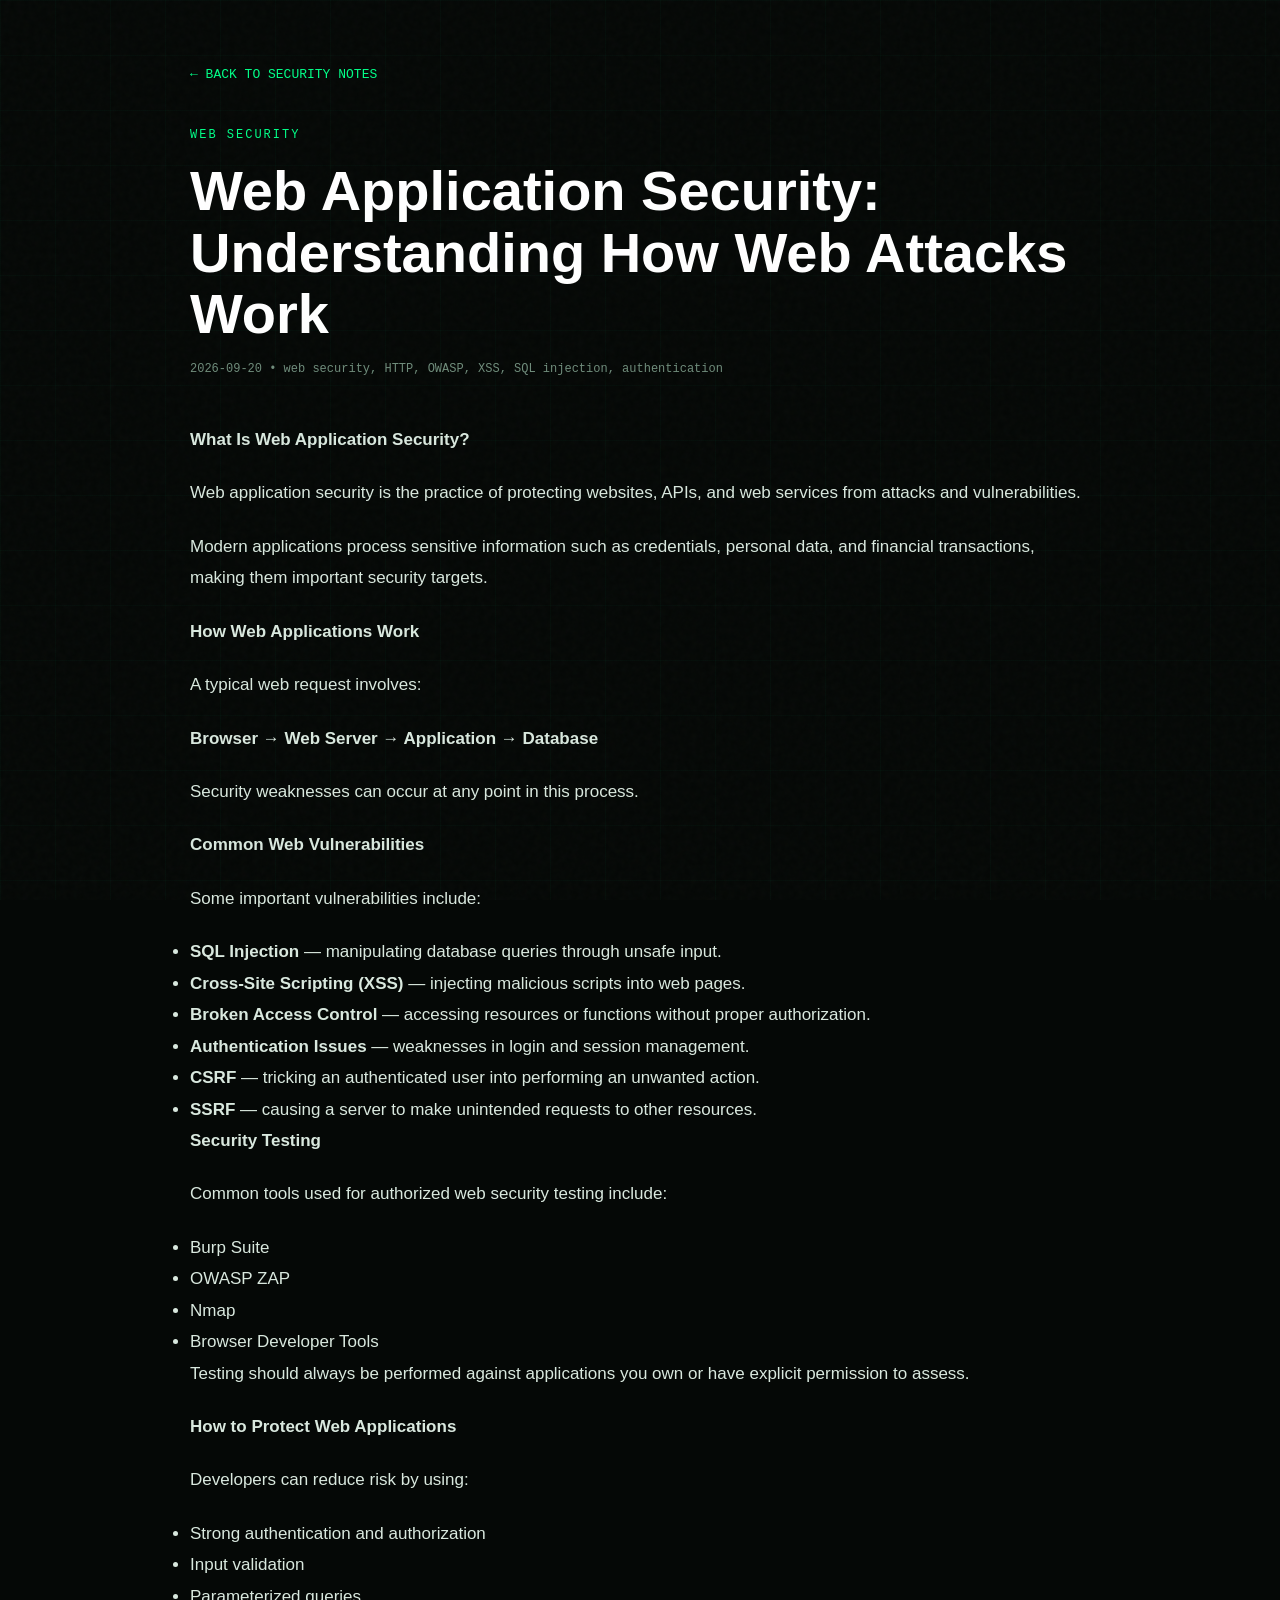
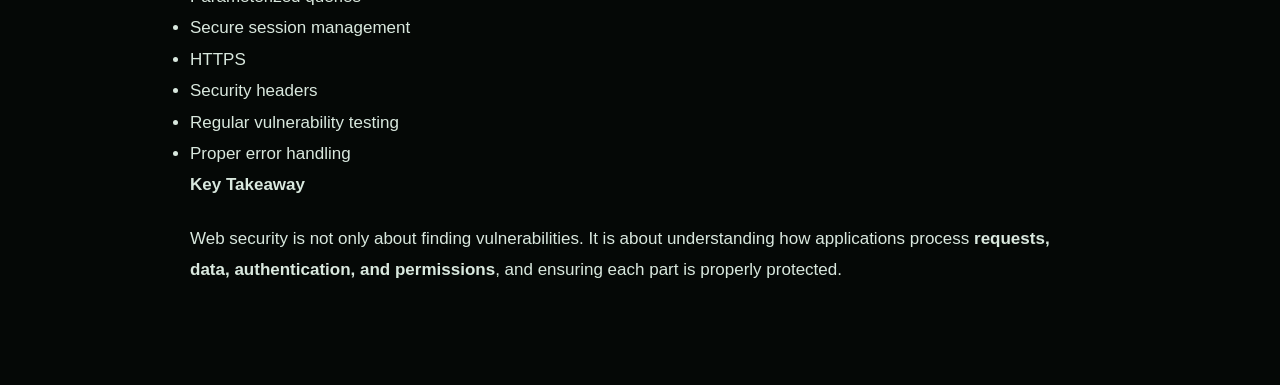
<file: posts/web-application-security-understanding-how-web-attacks-work.html>
<!DOCTYPE html>
<html lang="en">

<head>

    <meta charset="UTF-8">

    <meta
        name="viewport"
        content="width=device-width, initial-scale=1.0">

    <title>Web Application Security: Understanding How Web Attacks Work | Magdi Saad</title>

    <link
        rel="stylesheet"
        href="../style.css">

    <style>

        body {
            background: #050806;
            color: #d9e8de;
        }

        .post-wrapper {
            width: min(900px, 92%);
            margin: 60px auto 100px;
        }

        .post-category {
            color: #00ff88;
            font-family: monospace;
            font-size: 12px;
            letter-spacing: 2px;
            text-transform: uppercase;
        }

        .post-title {
            color: #ffffff;
            font-size: clamp(32px, 6vw, 56px);
            line-height: 1.1;
            margin: 15px 0;
        }

        .post-meta {
            color: #6f8c7b;
            font-family: monospace;
            font-size: 12px;
            margin-bottom: 45px;
        }

        .post-content {
            font-size: 17px;
            line-height: 1.85;
        }

        .post-content p {
            margin-bottom: 22px;
        }

        .post-content figure {
            margin: 35px auto;
            text-align: center;
        }

        .post-content img {
            max-width: 100%;
            height: auto;
            display: block;
            margin: 0 auto;
            border-radius: 8px;
            border: 1px solid rgba(0,255,140,.15);
        }

        .post-content figcaption {
            margin-top: 10px;
            color: #6f8c7b;
            font-size: 13px;
            font-style: italic;
        }

        .post-content pre {
            background: #020503;
            border: 1px solid rgba(0,255,140,.18);
            border-left: 3px solid #00ff88;
            border-radius: 6px;
            padding: 20px;
            overflow-x: auto;
            color: #9dffca;
            font-family: "Courier New", monospace;
            font-size: 14px;
            line-height: 1.6;
            white-space: pre-wrap;
        }

        .post-content code {
            font-family: "Courier New", monospace;
        }

        .back-link {
            display: inline-block;
            margin-bottom: 40px;
            color: #00ff88;
            text-decoration: none;
            font-family: monospace;
            font-size: 13px;
        }

        .back-link:hover {
            text-decoration: underline;
        }

    </style>

</head>

<body>

    <main class="post-wrapper">

        <a
            class="back-link"
            href="../blog.html">
            ← BACK TO SECURITY NOTES
        </a>

        <div class="post-category">
            Web Security
        </div>

        <h1 class="post-title">
            Web Application Security: Understanding How Web Attacks Work
        </h1>

        <div class="post-meta">
            2026-09-20
             • web security, HTTP, OWASP, XSS, SQL injection, authentication
        </div>

        <article class="post-content">

            <p dir="auto" data-start="387" data-end="424" class="PDq2pG_selectionAnchorContainer"><strong data-start="387" data-end="424">What Is Web Application Security?</strong><span aria-hidden="true" class="PDq2pG_selectionAnchor"></span></p>
<p dir="auto" data-start="426" data-end="547">Web application security is the practice of protecting websites, APIs, and web services from attacks and vulnerabilities.</p>
<p dir="auto" data-start="549" data-end="702">Modern applications process sensitive information such as credentials, personal data, and financial transactions, making them important security targets.</p>
<p dir="auto" data-start="704" data-end="733"><strong data-start="704" data-end="733">How Web Applications Work</strong></p>
<p dir="auto" data-start="735" data-end="766">A typical web request involves:</p>
<p dir="auto" data-start="768" data-end="817"><strong data-start="768" data-end="817">Browser → Web Server → Application → Database</strong></p>
<p dir="auto" data-start="819" data-end="878">Security weaknesses can occur at any point in this process.</p>
<p dir="auto" data-start="880" data-end="910"><strong data-start="880" data-end="910">Common Web Vulnerabilities</strong></p>
<p dir="auto" data-start="912" data-end="951">Some important vulnerabilities include:</p>
<ul data-start="953" data-end="1430">
<li data-start="953" data-end="1026">
<strong data-start="955" data-end="972">SQL Injection</strong> — manipulating database queries through unsafe input.
</li>
<li data-start="1027" data-end="1105">
<strong data-start="1029" data-end="1059">Cross-Site Scripting (XSS)</strong> — injecting malicious scripts into web pages.
</li>
<li data-start="1106" data-end="1198">
<strong data-start="1108" data-end="1133">Broken Access Control</strong> — accessing resources or functions without proper authorization.
</li>
<li data-start="1199" data-end="1272">
<strong data-start="1201" data-end="1226">Authentication Issues</strong> — weaknesses in login and session management.
</li>
<li data-start="1273" data-end="1352">
<strong data-start="1275" data-end="1283">CSRF</strong> — tricking an authenticated user into performing an unwanted action.
</li>
<li data-start="1353" data-end="1430">
<strong data-start="1355" data-end="1363">SSRF</strong> — causing a server to make unintended requests to other resources.
</li>
</ul>
<p dir="auto" data-start="1432" data-end="1452"><strong data-start="1432" data-end="1452">Security Testing</strong></p>
<p dir="auto" data-start="1454" data-end="1516">Common tools used for authorized web security testing include:</p>
<ul data-start="1518" data-end="1575">
<li data-start="1518" data-end="1530">
Burp Suite
</li>
<li data-start="1531" data-end="1542">
OWASP ZAP
</li>
<li data-start="1543" data-end="1549">
Nmap
</li>
<li data-start="1550" data-end="1575">
Browser Developer Tools
</li>
</ul>
<p dir="auto" data-start="1577" data-end="1679">Testing should always be performed against applications you own or have explicit permission to assess.</p>
<p dir="auto" data-start="1681" data-end="1716"><strong data-start="1681" data-end="1716">How to Protect Web Applications</strong></p>
<p dir="auto" data-start="1718" data-end="1754">Developers can reduce risk by using:</p>
<ul data-start="1756" data-end="1951">
<li data-start="1756" data-end="1797">
Strong authentication and authorization
</li>
<li data-start="1798" data-end="1816">
Input validation
</li>
<li data-start="1817" data-end="1840">
Parameterized queries
</li>
<li data-start="1841" data-end="1868">
Secure session management
</li>
<li data-start="1869" data-end="1876">
HTTPS
</li>
<li data-start="1877" data-end="1895">
Security headers
</li>
<li data-start="1896" data-end="1927">
Regular vulnerability testing
</li>
<li data-start="1928" data-end="1951">
Proper error handling
</li>
</ul>
<p dir="auto" data-start="1953" data-end="1969"><strong data-start="1953" data-end="1969">Key Takeaway</strong></p>
<p dir="auto" data-start="1971" data-end="2176" data-is-last-node="" data-is-only-node="">Web security is not only about finding vulnerabilities. It is about understanding how applications process <strong data-start="2078" data-end="2129">requests, data, authentication, and permissions</strong>, and ensuring each part is properly protected.</p>

        </article>

    </main>

</body>

</html>
</file>
<file: style.css>
/* =========================================================
   MAGDI SAAD
   CYBERSECURITY PORTFOLIO
========================================================= */

:root {

    --bg: #050807;
    --bg-2: #07100d;

    --panel: rgba(7, 17, 14, .78);
    --panel-strong: rgba(3, 10, 8, .94);

    --green: #20f0a0;
    --green-2: #10c981;

    --green-soft:
        rgba(32, 240, 160, .075);

    --green-line:
        rgba(32, 240, 160, .22);

    --white: #f1f6f3;
    --text: #b8c4bf;
    --muted: #6e7c76;

    --border:
        rgba(255,255,255,.075);

    --container: 1220px;

}


* {

    margin: 0;
    padding: 0;

    box-sizing: border-box;

}


html {

    scroll-behavior: smooth;

}


body {

    min-height: 100vh;

    overflow-x: hidden;

    color: var(--white);

    background:

        radial-gradient(
            circle at 76% 18%,
            rgba(32,240,160,.075),
            transparent 27%
        ),

        radial-gradient(
            circle at 12% 68%,
            rgba(32,240,160,.035),
            transparent 30%
        ),

        var(--bg);

    font-family:
        Inter,
        "Segoe UI",
        Arial,
        sans-serif;

    line-height: 1.6;

}


body::before {

    content: "";

    position: fixed;

    inset: 0;

    z-index: -2;

    pointer-events: none;

    background-image:

        linear-gradient(
            rgba(32,240,160,.026) 1px,
            transparent 1px
        ),

        linear-gradient(
            90deg,
            rgba(32,240,160,.026) 1px,
            transparent 1px
        );

    background-size: 55px 55px;

}


body::after {

    content: "";

    position: fixed;

    inset: 0;

    z-index: 100;

    pointer-events: none;

    opacity: .025;

    background-image:

        url("data:image/svg+xml,%3Csvg viewBox='0 0 180 180' xmlns='http://www.w3.org/2000/svg'%3E%3Cfilter id='n'%3E%3CfeTurbulence type='fractalNoise' baseFrequency='.8' numOctaves='4' stitchTiles='stitch'/%3E%3C/filter%3E%3Crect width='100%25' height='100%25' filter='url(%23n)'/%3E%3C/svg%3E");

}


a {

    color: inherit;

    text-decoration: none;

}


button {

    font: inherit;

}


img {

    max-width: 100%;

    display: block;

}


.container {

    width:
        min(
            calc(100% - 64px),
            var(--container)
        );

    margin-inline: auto;

}


/* =========================================================
   NAVIGATION
========================================================= */

.navbar {

    position: fixed;

    inset: 0 0 auto;

    z-index: 60;

    height: 76px;

    background:
        rgba(4, 8, 7, .90);

    backdrop-filter:
        blur(18px);

    border-bottom:
        1px solid
        rgba(255,255,255,.05);

}


.nav-container {

    height: 100%;

    display: flex;

    align-items: center;

    gap: 30px;

}


.brand {

    display: flex;

    align-items: center;

    gap: 12px;

    margin-right: auto;

}


.brand-mark {

    width: 46px;
    height: 46px;

    display: grid;

    place-items: center;

    border:
        1px solid
        var(--green);

    color:
        var(--green);

    font-size: 11px;

    font-weight: 800;

}


.brand-copy strong,
.brand-copy small {

    display: block;

}


.brand-copy strong {

    font-size: 13px;

    letter-spacing: .16em;

}


.brand-copy small {

    margin-top: 1px;

    color:
        var(--muted);

    font-size: 7px;

    letter-spacing: .19em;

}


.top-nav {

    display: flex;

    align-items: center;

    gap: 29px;

}


.top-link {

    position: relative;

    color:
        #aeb9b4;

    font-size: 11px;

    transition:
        color .25s ease;

}


.top-link:hover,
.top-link.active {

    color:
        var(--green);

}


.top-link.active::after {

    content: "";

    position: absolute;

    left: 0;
    right: 0;

    bottom: -14px;

    width: 20px;

    height: 2px;

    background:
        var(--green);

}


.cv-button {

    padding:
        11px 16px;

    border:
        1px solid
        var(--green-line);

    border-radius: 4px;

    color:
        var(--green);

    font-size: 10px;

    font-weight: 800;

    transition:
        .25s ease;

}


.cv-button:hover {

    background:
        var(--green-soft);

    border-color:
        var(--green);

}


.menu-toggle {

    display: none;

    width: 40px;
    height: 40px;

    padding: 8px;

    border:
        1px solid
        var(--green-line);

    background:
        transparent;

    cursor: pointer;

}


.menu-toggle span {

    display: block;

    height: 1px;

    margin: 5px 0;

    background:
        var(--green);

}


/* =========================================================
   HERO
========================================================= */

.hero {

    position: relative;

    min-height: 100vh;

    padding-top: 126px;

    padding-bottom: 28px;

}


.hero-grid {

    position: absolute;

    inset: 76px 0 0;

    pointer-events: none;

    background:

        radial-gradient(
            circle at 70% 45%,
            rgba(32,240,160,.04),
            transparent 28%
        );

}


.hero-container {

    min-height: 585px;

    display: grid;

    grid-template-columns:
        minmax(0,.92fr)
        minmax(0,1.08fr);

    align-items: center;

    gap: 30px;

}


.hero-copy {

    position: relative;

    z-index: 10;

}


.eyebrow {

    color:
        var(--green);

    font-size: 10px;

    font-weight: 800;

    letter-spacing: .17em;

}


.eyebrow i {

    display: inline-block;

    width: 4px;
    height: 4px;

    margin:
        0 7px 2px;

    border-radius: 50%;

    background:
        var(--green);

}


.hello {

    margin-top: 45px;

    color:
        #a9b5b0;

    font-size: 20px;

}


.hero .hero-name {

    margin-top: 4px;

    font-size:
        clamp(
            60px,
            6.3vw,
            94px
        );

    line-height: .9;

    letter-spacing: -.07em;

    font-weight: 800;

}


.hero .hero-name span {

    display: block;

    color:
        var(--green);

}


.hero .hero-role {

    margin-top: 25px;

    font-size:
        clamp(
            23px,
            2.6vw,
            35px
        );

    line-height: 1.1;

    letter-spacing: -.035em;

    font-weight: 650;

}


.hero-description {

    max-width: 650px;

    margin-top: 27px;

    color:
        var(--text);

    font-size: 14px;

    line-height: 1.9;

}


.hero-actions {

    display: flex;

    flex-wrap: wrap;

    gap: 11px;

    margin-top: 31px;

}


.hero-btn {

    min-height: 51px;

    display: inline-flex;

    align-items: center;

    justify-content: center;

    gap: 18px;

    padding:
        0 22px;

    border-radius: 4px;

    font-size: 11px;

    font-weight: 800;

    cursor: pointer;

}


.hero-btn b {

    font-size: 15px;

    font-weight: 500;

}


.hero-btn.primary {

    border: 0;

    background:
        var(--green);

    color:
        #03100a;

}


.hero-btn.secondary {

    border:
        1px solid
        var(--green-line);

    background:
        rgba(5,16,13,.7);

    color:
        var(--white);

}


.hero-btn:hover {

    transform:
        translateY(-2px);

}


.social-row {

    display: flex;

    gap: 10px;

    margin-top: 31px;

}


.social-row a {

    width: 39px;
    height: 39px;

    display: grid;

    place-items: center;

    border:
        1px solid
        var(--border);

    border-radius: 50%;

    color:
        var(--muted);

    font-size: 9px;

    font-weight: 800;

}


.social-row a:hover {

    color:
        var(--green);

    border-color:
        var(--green-line);

}


/* =========================================================
   HERO HUD
========================================================= */

.hero-visual {

    position: relative;

    height: 600px;

    display: grid;

    place-items: center;

}


.ambient-glow {

    position: absolute;

    width: 460px;
    height: 460px;

    border-radius: 50%;

    background:

        radial-gradient(
            circle,
            rgba(32,240,160,.10),
            transparent 68%
        );

    filter:
        blur(8px);

}


.visual-ring {

    position: absolute;

    border-radius: 50%;

    pointer-events: none;

}


.ring-outer {

    width: 565px;
    height: 565px;

    border:
        1px solid
        rgba(32,240,160,.12);

}


.ring-middle {

    width: 470px;
    height: 470px;

    border:
        1px dashed
        rgba(32,240,160,.25);

    animation:
        rotate 28s linear infinite;

}


.ring-inner {

    width: 405px;
    height: 405px;

    border:
        1px solid
        transparent;

    border-top-color:
        rgba(32,240,160,.8);

    border-right-color:
        rgba(32,240,160,.18);

    animation:
        rotateReverse 17s linear infinite;

}


@keyframes rotate {

    to {
        transform:
            rotate(360deg);
    }

}


@keyframes rotateReverse {

    to {
        transform:
            rotate(-360deg);
    }

}


/* =========================================================
   HUD FRAME
========================================================= */

.hud-frame {

    position: absolute;

    width: 600px;
    height: 555px;

    border:
        1px solid
        rgba(32,240,160,.24);

    clip-path:
        polygon(
            13% 0,
            87% 0,
            100% 12%,
            100% 88%,
            87% 100%,
            13% 100%,
            0 88%,
            0 12%
        );

}


/* =========================================================
   PHOTO
========================================================= */

.profile-circle {

    position: relative;

    z-index: 20;

    width: 365px;
    height: 365px;

    flex-shrink: 0;

    overflow: hidden;

    border:
        2px solid
        var(--green);

    border-radius: 50%;

    background:
        #07100d;

    box-shadow:

        0 0 0 6px
        rgba(32,240,160,.04),

        0 0 0 14px
        rgba(32,240,160,.025),

        0 0 45px
        rgba(32,240,160,.20);

}


.profile-circle img {

    position: absolute;

    inset: 0;

    width: 100%;
    height: 100%;

    max-width: none;

    display: block;

    object-fit: cover;

    object-position:
        center 17%;

    opacity: 1;

    visibility: visible;

    filter: none;

    transform:
        scale(1.02);

}


.profile-circle::after {

    content: "";

    position: absolute;

    inset: 8px;

    z-index: 2;

    border:
        1px solid
        rgba(32,240,160,.25);

    border-radius: 50%;

    pointer-events: none;

}


/* =========================================================
   CROSSHAIRS
========================================================= */

.crosshair {

    position: absolute;

    z-index: 4;

    width: 105px;

    height: 1px;

    background:
        rgba(32,240,160,.45);

}


.crosshair::before {

    content: "";

    position: absolute;

    top: -10px;

    width: 1px;
    height: 21px;

    background:
        rgba(32,240,160,.45);

}


.crosshair-left {

    left: 55px;

}


.crosshair-left::before {

    left: 0;

}


.crosshair-right {

    right: 55px;

}


.crosshair-right::before {

    right: 0;

}


/* =========================================================
   BINARY
========================================================= */

.binary-code {

    position: absolute;

    left: 28px;

    top: 224px;

    z-index: 8;

    display: flex;

    flex-direction: column;

    gap: 5px;

    color:
        var(--green);

    font-family:
        "Courier New",
        monospace;

    font-size: 9px;

    letter-spacing: .28em;

    opacity: .68;

}


/* =========================================================
   TERMINAL
========================================================= */

.terminal-card {

    position: absolute;

    top: 57px;

    right: 0;

    z-index: 25;

    width: 250px;

    min-height: 180px;

    padding: 14px;

    border:
        1px solid
        var(--green-line);

    background:
        var(--panel-strong);

    box-shadow:
        0 20px 55px
        rgba(0,0,0,.42);

    font-family:
        "Courier New",
        monospace;

}


.terminal-head {

    padding-bottom: 10px;

    border-bottom:
        1px solid
        rgba(255,255,255,.06);

}


.terminal-dots {

    display: flex;

    gap: 6px;

}


.terminal-dots i {

    width: 6px;
    height: 6px;

    border-radius: 50%;

    background:
        rgba(32,240,160,.68);

}


.terminal-body {

    margin-top: 10px;

    color:
        #87958f;

    font-size: 9px;

    line-height: 1.65;

}


.terminal-body p {

    margin-top: 7px;

}


.terminal-body strong {

    display: block;

    color:
        var(--green);

    font-weight: 400;

}


.terminal-body .online {

    font-weight: 800;

}


/* =========================================================
   HUD LABELS
========================================================= */

.visual-label {

    position: absolute;

    right: 2px;

    bottom: 37px;

    z-index: 12;

}


.visual-label span {

    display: block;

    color:
        var(--green);

    font-size: 8px;

    letter-spacing: .22em;

}


.visual-label strong {

    display: block;

    margin-top: 6px;

    font-size: 17px;

    line-height: 1.12;

}


.visual-side-label {

    position: absolute;

    left: 18px;

    top: 60px;

    display: flex;

    flex-direction: column;

    color:
        var(--green);

    font-size: 8px;

    line-height: 1.9;

    letter-spacing: .23em;

}


.visual-bottom-label {

    position: absolute;

    left: 35px;

    bottom: 20px;

    display: flex;

    flex-direction: column;

    color:
        rgba(32,240,160,.82);

    font-size: 8px;

    line-height: 2;

    letter-spacing: .16em;

}


/* =========================================================
   STATS
========================================================= */

.stats {

    position: relative;

    z-index: 20;

    display: grid;

    grid-template-columns:
        repeat(5,1fr);

    border:
        1px solid
        var(--green-line);

    background:
        rgba(5,15,12,.70);

}


.stat {

    min-height: 101px;

    display: flex;

    flex-direction: column;

    justify-content: center;

    padding:
        16px 24px;

    border-right:
        1px solid
        var(--green-line);

}


.stat:last-child {

    border-right: 0;

}


.stat strong {

    color:
        var(--green);

    font-size: 28px;

    line-height: 1;

}


.stat span {

    margin-top: 8px;

    color:
        var(--muted);

    font-size: 8px;

    text-transform: uppercase;

    letter-spacing: .11em;

}


/* =========================================================
   SECTION SELECTOR
========================================================= */

.section-selector-wrap {

    position: relative;

    z-index: 25;

    margin-top: 18px;

}


.section-selector {

    display: grid;

    grid-template-columns:
        repeat(7,1fr);

    border:
        1px solid
        var(--green-line);

    background:
        rgba(4,12,10,.92);

}


.selector-item {

    min-height: 66px;

    padding:
        12px 13px;

    display: flex;

    flex-direction: column;

    justify-content: center;

    align-items: flex-start;

    gap: 4px;

    border: 0;

    border-right:
        1px solid
        var(--green-line);

    background:
        transparent;

    color:
        var(--muted);

    cursor: pointer;

    text-align: left;

}


.selector-item:last-child {

    border-right: 0;

}


.selector-item small {

    color:
        rgba(32,240,160,.45);

    font-family:
        "Courier New",
        monospace;

    font-size: 8px;

}


.selector-item strong {

    color:
        #aab7b1;

    font-size: 9px;

    letter-spacing: .07em;

}


.selector-item:hover {

    background:
        rgba(32,240,160,.045);

}


.selector-item:hover strong,
.selector-item.active strong {

    color:
        var(--green);

}


.selector-item.active {

    background:
        rgba(32,240,160,.06);

    box-shadow:
        inset 0 -2px 0
        var(--green);

}


.selector-item.active small {

    color:
        var(--green);

}


/* =========================================================
   HIDDEN SECTIONS
========================================================= */

.portfolio-section {

    display: none;

    padding:
        85px 0 95px;

    border-top:
        1px solid
        rgba(255,255,255,.025);

}


.portfolio-section.visible {

    display: block;

    animation:
        reveal .45s ease both;

}


@keyframes reveal {

    from {

        opacity: 0;

        transform:
            translateY(20px);

    }

    to {

        opacity: 1;

        transform:
            translateY(0);

    }

}


/* =========================================================
   HEADINGS
========================================================= */

.section-heading {

    margin-bottom: 44px;

}


.section-heading > span {

    color:
        var(--green);

    font-size: 9px;

    font-weight: 800;

    letter-spacing: .18em;

}


.section-heading h2 {

    margin-top: 10px;

    font-size:
        clamp(
            38px,
            5vw,
            62px
        );

    line-height: .95;

    letter-spacing: -.055em;

}


/* =========================================================
   ABOUT
========================================================= */

.about-layout {

    display: grid;

    grid-template-columns:
        1.2fr .8fr;

    gap: 60px;

}


.section-lead {

    max-width: 760px;

    color:
        var(--white);

    font-size: 21px;

    line-height: 1.6;

}


.about-main p:not(.section-lead) {

    max-width: 760px;

    margin-top: 20px;

    color:
        var(--text);

    font-size: 14px;

    line-height: 1.9;

}


.fact-grid {

    display: grid;

    gap: 10px;

}


.fact {

    padding: 18px;

    border:
        1px solid
        var(--border);

    background:
        rgba(7,18,15,.55);

}


.fact span {

    display: block;

    color:
        var(--green);

    font-size: 8px;

    letter-spacing: .15em;

}


.fact strong {

    display: block;

    margin-top: 7px;

    color:
        var(--white);

    font-size: 13px;

}


/* =========================================================
   LARGE CARD
========================================================= */

.large-card {

    display: grid;

    grid-template-columns:
        90px 1fr;

    gap: 30px;

    padding: 35px;

    border:
        1px solid
        var(--green-line);

    background:
        rgba(7,18,15,.58);

}


.card-index {

    color:
        var(--green);

    font-family:
        "Courier New",
        monospace;

    font-size: 12px;

}


.kicker {

    color:
        var(--green);

    font-size: 8px;

    font-weight: 800;

    letter-spacing: .18em;

}


.large-card h3 {

    margin-top: 10px;

    font-size: 30px;

    line-height: 1.15;

}


.large-card h4 {

    margin-top: 10px;

    color:
        #c0cbc6;

    font-size: 14px;

    font-weight: 500;

}


.large-card p {

    margin-top: 17px;

    color:
        var(--text);

    font-size: 14px;

    line-height: 1.85;

}


/* =========================================================
   TAGS
========================================================= */

.tag-row {

    display: flex;

    flex-wrap: wrap;

    gap: 7px;

    margin-top: 22px;

}


.tag-row span {

    padding:
        6px 9px;

    border:
        1px solid
        rgba(32,240,160,.14);

    color:
        #91a099;

    background:
        rgba(32,240,160,.025);

    font-size: 8px;

}


/* =========================================================
   PROJECTS
========================================================= */

.project-grid {

    display: grid;

    grid-template-columns:
        repeat(2,1fr);

    gap: 12px;

}


.project-card {

    min-height: 290px;

    padding: 28px;

    border:
        1px solid
        var(--border);

    background:
        rgba(7,18,15,.52);

    transition:
        .25s ease;

}


.project-card:hover {

    transform:
        translateY(-4px);

    border-color:
        var(--green-line);

}


.featured-project {

    grid-column:
        1 / -1;

    min-height: 250px;

    border-color:
        var(--green-line);

}


.project-top {

    display: flex;

    justify-content:
        space-between;

    gap: 20px;

    color:
        var(--green);

    font-size: 8px;

    letter-spacing: .15em;

}


.project-card h3 {

    margin-top: 30px;

    font-size: 27px;

    line-height: 1.12;

}


.project-card p {

    margin-top: 14px;

    color:
        var(--text);

    font-size: 13px;

    line-height: 1.85;

}


.card-link {

    display: inline-block;

    margin-top: 19px;

    color:
        var(--green);

    font-size: 10px;

    font-weight: 800;

}


/* =========================================================
   SKILLS
========================================================= */

.skills-grid {

    display: grid;

    grid-template-columns:
        repeat(2,1fr);

    gap: 12px;

}


.skill-card {

    padding: 28px;

    border:
        1px solid
        var(--border);

    background:
        rgba(7,18,15,.52);

}


.skill-card > span {

    color:
        var(--green);

    font-family:
        "Courier New",
        monospace;

    font-size: 9px;

}


.skill-card h3 {

    margin-top: 16px;

    font-size: 21px;

}


.skill-card p {

    margin-top: 10px;

    color:
        var(--text);

    font-size: 12px;

    line-height: 1.8;

}


/* =========================================================
   CERTIFICATES
========================================================= */

.certificate-grid {

    display: grid;

    grid-template-columns:
        repeat(2,1fr);

    gap: 10px;

}


.certificate-card {

    min-height: 110px;

    display: grid;

    grid-template-columns:
        42px 1fr;

    column-gap: 14px;

    align-content: center;

    padding:
        18px 20px;

    border:
        1px solid
        var(--border);

    background:
        rgba(7,18,15,.52);

}


.certificate-card span {

    grid-row:
        span 2;

    color:
        var(--green);

    font-family:
        "Courier New",
        monospace;

    font-size: 9px;

}


.certificate-card strong {

    color:
        var(--white);

    font-size: 13px;

}


.certificate-card small {

    margin-top: 3px;

    color:
        var(--muted);

    font-size: 9px;

}


/* =========================================================
   PUBLICATIONS
========================================================= */

.publication-card {

    display: grid;

    grid-template-columns:
        150px 1fr;

    gap: 35px;

    padding: 36px;

    border:
        1px solid
        var(--green-line);

    background:
        rgba(7,18,15,.58);

}


.publication-index {

    color:
        var(--green);

    font-family:
        "Courier New",
        monospace;

    font-size: 11px;

    line-height: 1.7;

    letter-spacing: .12em;

}


.publication-card h3 {

    margin-top: 10px;

    font-size: 29px;

    line-height: 1.2;

}


.publication-card p {

    margin-top: 17px;

    color:
        var(--text);

    font-size: 14px;

    line-height: 1.85;

}


/* =========================================================
   CONTACT
========================================================= */

.contact-box {

    display: grid;

    grid-template-columns:
        1fr 1fr;

    gap: 40px;

    padding: 35px;

    border:
        1px solid
        var(--green-line);

    background:
        rgba(7,18,15,.58);

}


.contact-links {

    display: flex;

    flex-direction: column;

    gap: 13px;

}


.contact-links a {

    padding-bottom: 10px;

    border-bottom:
        1px solid
        var(--border);

    color:
        var(--green);

    font-size: 12px;

}


/* =========================================================
   SECURITYHUB CTA
========================================================= */

.hub-cta {

    margin-top: 10px;

    padding:
        52px 0;

    border-top:
        1px solid
        rgba(32,240,160,.10);

    background:

        radial-gradient(
            circle at 80% 50%,
            rgba(32,240,160,.07),
            transparent 32%
        ),

        rgba(3,10,8,.7);

}


.hub-cta-inner {

    display: flex;

    align-items: center;

    justify-content:
        space-between;

    gap: 40px;

}


.hub-cta-inner > div {

    max-width: 700px;

}


.hub-cta-inner > div > span {

    color:
        var(--green);

    font-size: 9px;

    font-weight: 800;

    letter-spacing: .18em;

}


.hub-cta h3 {

    margin-top: 10px;

    font-size:
        clamp(
            28px,
            3.5vw,
            42px
        );

    line-height: 1;

    letter-spacing: -.045em;

    font-weight: 700;

}


.hub-cta h3 strong {

    color:
        var(--green);

    font-weight: 700;

}


.hub-cta p {

    max-width: 600px;

    margin-top: 15px;

    color:
        var(--text);

    font-size: 12px;

    line-height: 1.75;

}


.hub-button {

    min-width: 260px;

    min-height: 58px;

    display: flex;

    align-items: center;

    justify-content:
        space-between;

    gap: 25px;

    padding:
        0 20px;

    border:
        1px solid
        var(--green-line);

    color:
        var(--green);

    background:
        rgba(7,19,16,.72);

    font-size: 10px;

    font-weight: 800;

}


.hub-button:hover {

    border-color:
        var(--green);

    background:
        var(--green-soft);

}


.hub-button b {

    font-size: 17px;

    font-weight: 400;

}


/* =========================================================
   FOOTER
========================================================= */

footer {

    border-top:
        1px solid
        rgba(255,255,255,.05);

    padding:
        25px 0;

    background:
        rgba(2,6,5,.8);

}


.footer-inner {

    display: flex;

    align-items: center;

    justify-content:
        space-between;

    gap: 20px;

}


.footer-inner strong,
.footer-inner small {

    display: block;

}


.footer-inner strong {

    font-size: 11px;

    letter-spacing: .15em;

}


.footer-inner small {

    margin-top: 3px;

    color:
        var(--muted);

    font-size: 7px;

    letter-spacing: .15em;

}


.footer-inner > a {

    color:
        var(--green);

    font-size: 9px;

    font-weight: 800;

}


/* =========================================================
   TABLET
========================================================= */

@media (max-width: 1100px) {


    .top-nav {

        gap: 18px;

    }


    .hero-container {

        grid-template-columns:
            1fr 1fr;

    }


    .hero-visual {

        transform:
            scale(.88);

        transform-origin:
            center;

    }


    .stats {

        grid-template-columns:
            repeat(3,1fr);

    }


    .stat:nth-child(3) {

        border-right: 0;

    }


    .stat:nth-child(n+4) {

        border-top:
            1px solid
            var(--green-line);

    }


    .section-selector {

        grid-template-columns:
            repeat(4,1fr);

    }


    .selector-item:nth-child(4) {

        border-right: 0;

    }


    .selector-item:nth-child(n+5) {

        border-top:
            1px solid
            var(--green-line);

    }

}


/* =========================================================
   TABLET / MOBILE NAV
========================================================= */

@media (max-width: 850px) {


    .top-nav {

        position: absolute;

        top: 68px;

        left: 18px;
        right: 18px;

        display: none;

        flex-direction: column;

        gap: 0;

        padding: 10px;

        background:
            rgba(4,9,8,.98);

        border:
            1px solid
            var(--green-line);

    }


    .top-nav.open {

        display: flex;

    }


    .top-link {

        padding: 13px;

        border-bottom:
            1px solid
            rgba(255,255,255,.04);

    }


    .top-link.active::after {

        display: none;

    }


    .cv-button {

        display: none;

    }


    .menu-toggle {

        display: block;

    }


    .hero {

        padding-top:
            108px;

    }


    .hero-container {

        grid-template-columns:
            1fr;

        text-align:
            center;

    }


    .hero-copy {

        display: flex;

        flex-direction: column;

        align-items: center;

    }


    .hero-description {

        margin-inline:
            auto;

    }


    .hero-visual {

        width: 100%;

        height: 590px;

        transform:
            scale(.78);

        margin-top:
            -25px;

        margin-bottom:
            -70px;

    }


    .about-layout,
    .contact-box {

        grid-template-columns:
            1fr;

    }


    .hub-cta-inner {

        flex-direction:
            column;

        align-items:
            flex-start;

    }

}


/* =========================================================
   MOBILE
========================================================= */

@media (max-width: 620px) {


    .container {

        width:
            min(
                calc(100% - 36px),
                var(--container)
            );

    }


    .brand-copy {

        display: none;

    }


    .hero .hero-name {

        font-size:
            clamp(
                55px,
                17vw,
                78px
            );

    }


    .hero .hero-role {

        font-size:
            24px;

    }


    .hero-description {

        font-size:
            12px;

    }


    .hero-actions {

        width: 100%;

        flex-direction:
            column;

    }


    .hero-btn {

        width: 100%;

    }


    .hero-visual {

        width: 145%;

        height: 530px;

        transform:
            scale(.60);

        margin-left:
            -22.5%;

        margin-top:
            -45px;

        margin-bottom:
            -90px;

    }


    .stats {

        grid-template-columns:
            1fr;

    }


    .stat,
    .stat:nth-child(even) {

        border-right: 0;

        border-bottom:
            1px solid
            var(--green-line);

    }


    .stat:last-child {

        border-bottom: 0;

    }


    .section-selector {

        grid-template-columns:
            repeat(2,1fr);

    }


    .selector-item,
    .selector-item:nth-child(4) {

        border-right:
            1px solid
            var(--green-line);

        border-bottom:
            1px solid
            var(--green-line);

    }


    .selector-item:nth-child(even) {

        border-right: 0;

    }


    .selector-item:last-child {

        border-bottom: 0;

    }


    .portfolio-section {

        padding:
            65px 0 75px;

    }


    .section-heading {

        margin-bottom:
            30px;

    }


    .section-lead {

        font-size:
            17px;

    }


    .large-card,
    .publication-card {

        grid-template-columns:
            1fr;

        gap:
            18px;

        padding:
            25px;

    }


    .project-grid,
    .skills-grid,
    .certificate-grid {

        grid-template-columns:
            1fr;

    }


    .featured-project {

        grid-column:
            auto;

    }


    .project-card h3,
    .large-card h3,
    .publication-card h3 {

        font-size:
            23px;

    }


    .hub-cta {

        padding:
            42px 0;

    }


    .hub-cta h3 {

        font-size:
            29px;

    }


    .hub-button {

        width: 100%;

        min-width: 0;

    }


    .footer-inner {

        flex-direction:
            column;

        align-items:
            flex-start;

    }

}

/* =========================================================
   RESPONSIVE POLISH
   Preserves the original visual design.
========================================================= */

.hero-name {
    max-width: 100%;
    overflow-wrap: anywhere;
    transition:
        color .25s ease,
        transform .25s ease,
        text-shadow .25s ease;
}

.hero-name:hover,
.hero-name:focus-visible {
    color: var(--green);
    transform: translateY(-2px);
    text-shadow: 0 0 22px rgba(32,240,160,.12);
}

.hero-role {
    transition:
        color .25s ease,
        transform .25s ease;
}

.hero-role:hover {
    color: var(--green);
    transform: translateX(3px);
}

.selector-item,
.top-link,
.hero-btn,
.social-row a,
.cv-button,
.card-link,
.hub-button {
    -webkit-tap-highlight-color: transparent;
}

.selector-item {
    touch-action: manipulation;
    transition:
        background .25s ease,
        color .25s ease,
        box-shadow .25s ease,
        transform .2s ease;
}

.selector-item:hover,
.selector-item:focus-visible {
    transform: translateY(-2px);
}

.selector-item:active,
.hero-btn:active,
.cv-button:active,
.social-row a:active,
.hub-button:active,
.card-link:active {
    transform: scale(.98);
}

.experience-list {
    display: grid;
    gap: 18px;
}

.contact-location {
    margin-top: 18px;
    color: var(--green);
    font-size: 11px;
    letter-spacing: .08em;
}

@media (max-width: 1100px) {

    .hero-container {
        gap: 18px;
    }

    .hero-name {
        font-size: clamp(50px, 7vw, 82px);
    }

}

@media (max-width: 850px) {

    .hero-container {
        min-height: auto;
    }

    .hero-name {
        font-size: clamp(48px, 11vw, 76px);
        line-height: .93;
    }

    .hero-role {
        font-size: clamp(21px, 5vw, 30px);
    }

    .hero-description {
        width: min(100%, 620px);
    }

    .hero-visual {
        max-width: 100%;
        overflow: visible;
    }

    .large-card,
    .publication-card,
    .project-card,
    .skill-card,
    .certificate-card {
        min-width: 0;
    }

}

@media (max-width: 620px) {

    .container {
        width: calc(100% - 28px);
    }

    .hero-name {
        width: 100%;
        font-size: clamp(36px, 12.5vw, 62px);
        line-height: .95;
        letter-spacing: -.055em;
    }

    .hero-role {
        width: 100%;
        font-size: clamp(19px, 5.8vw, 25px);
        line-height: 1.12;
    }

    .hello {
        margin-top: 30px;
        font-size: 17px;
    }

    .eyebrow {
        font-size: 8px;
        letter-spacing: .12em;
    }

    .hero-description {
        font-size: 12px;
        line-height: 1.75;
    }

    .hero-actions {
        gap: 9px;
    }

    .hero-btn {
        min-height: 48px;
        padding-inline: 17px;
    }

    .social-row {
        justify-content: center;
    }

    .selector-item {
        min-height: 72px;
        padding: 12px 10px;
    }

    .selector-item strong {
        font-size: 8px;
    }

    .portfolio-section {
        overflow: hidden;
    }

    .contact-links a {
        overflow-wrap: anywhere;
    }

}

@media (hover: none) {

    .hero-name:hover,
    .hero-role:hover,
    .selector-item:hover {
        transform: none;
    }

}

@media (prefers-reduced-motion: reduce) {

    *,
    *::before,
    *::after {
        animation-duration: .01ms !important;
        animation-iteration-count: 1 !important;
        transition-duration: .01ms !important;
    }

}
</file>
<file: Portfolio/style.css>
/* =========================================================
   MAGDI SAAD
   CYBERSECURITY PORTFOLIO
========================================================= */

:root {

    --bg: #050807;
    --bg-2: #07100d;

    --panel: rgba(7, 17, 14, .78);
    --panel-strong: rgba(3, 10, 8, .94);

    --green: #20f0a0;
    --green-2: #10c981;

    --green-soft:
        rgba(32, 240, 160, .075);

    --green-line:
        rgba(32, 240, 160, .22);

    --white: #f1f6f3;
    --text: #b8c4bf;
    --muted: #6e7c76;

    --border:
        rgba(255,255,255,.075);

    --container: 1220px;

}


* {

    margin: 0;
    padding: 0;

    box-sizing: border-box;

}


html {

    scroll-behavior: smooth;

}


body {

    min-height: 100vh;

    overflow-x: hidden;

    color: var(--white);

    background:

        radial-gradient(
            circle at 76% 18%,
            rgba(32,240,160,.075),
            transparent 27%
        ),

        radial-gradient(
            circle at 12% 68%,
            rgba(32,240,160,.035),
            transparent 30%
        ),

        var(--bg);

    font-family:
        Inter,
        "Segoe UI",
        Arial,
        sans-serif;

    line-height: 1.6;

}


body::before {

    content: "";

    position: fixed;

    inset: 0;

    z-index: -2;

    pointer-events: none;

    background-image:

        linear-gradient(
            rgba(32,240,160,.026) 1px,
            transparent 1px
        ),

        linear-gradient(
            90deg,
            rgba(32,240,160,.026) 1px,
            transparent 1px
        );

    background-size: 55px 55px;

}


body::after {

    content: "";

    position: fixed;

    inset: 0;

    z-index: 100;

    pointer-events: none;

    opacity: .025;

    background-image:

        url("data:image/svg+xml,%3Csvg viewBox='0 0 180 180' xmlns='http://www.w3.org/2000/svg'%3E%3Cfilter id='n'%3E%3CfeTurbulence type='fractalNoise' baseFrequency='.8' numOctaves='4' stitchTiles='stitch'/%3E%3C/filter%3E%3Crect width='100%25' height='100%25' filter='url(%23n)'/%3E%3C/svg%3E");

}


a {

    color: inherit;

    text-decoration: none;

}


button {

    font: inherit;

}


img {

    max-width: 100%;

    display: block;

}


.container {

    width:
        min(
            calc(100% - 64px),
            var(--container)
        );

    margin-inline: auto;

}


/* =========================================================
   NAVIGATION
========================================================= */

.navbar {

    position: fixed;

    inset: 0 0 auto;

    z-index: 60;

    height: 76px;

    background:
        rgba(4, 8, 7, .90);

    backdrop-filter:
        blur(18px);

    border-bottom:
        1px solid
        rgba(255,255,255,.05);

}


.nav-container {

    height: 100%;

    display: flex;

    align-items: center;

    gap: 30px;

}


.brand {

    display: flex;

    align-items: center;

    gap: 12px;

    margin-right: auto;

}


.brand-mark {

    width: 46px;
    height: 46px;

    display: grid;

    place-items: center;

    border:
        1px solid
        var(--green);

    color:
        var(--green);

    font-size: 11px;

    font-weight: 800;

}


.brand-copy strong,
.brand-copy small {

    display: block;

}


.brand-copy strong {

    font-size: 13px;

    letter-spacing: .16em;

}


.brand-copy small {

    margin-top: 1px;

    color:
        var(--muted);

    font-size: 7px;

    letter-spacing: .19em;

}


.top-nav {

    display: flex;

    align-items: center;

    gap: 29px;

}


.top-link {

    position: relative;

    color:
        #aeb9b4;

    font-size: 11px;

    transition:
        color .25s ease;

}


.top-link:hover,
.top-link.active {

    color:
        var(--green);

}


.top-link.active::after {

    content: "";

    position: absolute;

    left: 0;
    right: 0;

    bottom: -14px;

    width: 20px;

    height: 2px;

    background:
        var(--green);

}


.cv-button {

    padding:
        11px 16px;

    border:
        1px solid
        var(--green-line);

    border-radius: 4px;

    color:
        var(--green);

    font-size: 10px;

    font-weight: 800;

    transition:
        .25s ease;

}


.cv-button:hover {

    background:
        var(--green-soft);

    border-color:
        var(--green);

}


.menu-toggle {

    display: none;

    width: 40px;
    height: 40px;

    padding: 8px;

    border:
        1px solid
        var(--green-line);

    background:
        transparent;

    cursor: pointer;

}


.menu-toggle span {

    display: block;

    height: 1px;

    margin: 5px 0;

    background:
        var(--green);

}


/* =========================================================
   HERO
========================================================= */

.hero {

    position: relative;

    min-height: 100vh;

    padding-top: 126px;

    padding-bottom: 28px;

}


.hero-grid {

    position: absolute;

    inset: 76px 0 0;

    pointer-events: none;

    background:

        radial-gradient(
            circle at 70% 45%,
            rgba(32,240,160,.04),
            transparent 28%
        );

}


.hero-container {

    min-height: 585px;

    display: grid;

    grid-template-columns:
        minmax(0,.92fr)
        minmax(0,1.08fr);

    align-items: center;

    gap: 30px;

}


.hero-copy {

    position: relative;

    z-index: 10;

}


.eyebrow {

    color:
        var(--green);

    font-size: 10px;

    font-weight: 800;

    letter-spacing: .17em;

}


.eyebrow i {

    display: inline-block;

    width: 4px;
    height: 4px;

    margin:
        0 7px 2px;

    border-radius: 50%;

    background:
        var(--green);

}


.hello {

    margin-top: 45px;

    color:
        #a9b5b0;

    font-size: 20px;

}


.hero h1 {

    margin-top: 4px;

    font-size:
        clamp(
            60px,
            6.3vw,
            94px
        );

    line-height: .9;

    letter-spacing: -.07em;

    font-weight: 800;

}


.hero h1 span {

    display: block;

    color:
        var(--green);

}


.hero h2 {

    margin-top: 25px;

    font-size:
        clamp(
            23px,
            2.6vw,
            35px
        );

    line-height: 1.1;

    letter-spacing: -.035em;

    font-weight: 650;

}


.hero-description {

    max-width: 650px;

    margin-top: 27px;

    color:
        var(--text);

    font-size: 14px;

    line-height: 1.9;

}


.hero-actions {

    display: flex;

    flex-wrap: wrap;

    gap: 11px;

    margin-top: 31px;

}


.hero-btn {

    min-height: 51px;

    display: inline-flex;

    align-items: center;

    justify-content: center;

    gap: 18px;

    padding:
        0 22px;

    border-radius: 4px;

    font-size: 11px;

    font-weight: 800;

    cursor: pointer;

}


.hero-btn b {

    font-size: 15px;

    font-weight: 500;

}


.hero-btn.primary {

    border: 0;

    background:
        var(--green);

    color:
        #03100a;

}


.hero-btn.secondary {

    border:
        1px solid
        var(--green-line);

    background:
        rgba(5,16,13,.7);

    color:
        var(--white);

}


.hero-btn:hover {

    transform:
        translateY(-2px);

}


.social-row {

    display: flex;

    gap: 10px;

    margin-top: 31px;

}


.social-row a {

    width: 39px;
    height: 39px;

    display: grid;

    place-items: center;

    border:
        1px solid
        var(--border);

    border-radius: 50%;

    color:
        var(--muted);

    font-size: 9px;

    font-weight: 800;

}


.social-row a:hover {

    color:
        var(--green);

    border-color:
        var(--green-line);

}


/* =========================================================
   HERO HUD
========================================================= */

.hero-visual {

    position: relative;

    height: 600px;

    display: grid;

    place-items: center;

}


.ambient-glow {

    position: absolute;

    width: 460px;
    height: 460px;

    border-radius: 50%;

    background:

        radial-gradient(
            circle,
            rgba(32,240,160,.10),
            transparent 68%
        );

    filter:
        blur(8px);

}


.visual-ring {

    position: absolute;

    border-radius: 50%;

    pointer-events: none;

}


.ring-outer {

    width: 565px;
    height: 565px;

    border:
        1px solid
        rgba(32,240,160,.12);

}


.ring-middle {

    width: 470px;
    height: 470px;

    border:
        1px dashed
        rgba(32,240,160,.25);

    animation:
        rotate 28s linear infinite;

}


.ring-inner {

    width: 405px;
    height: 405px;

    border:
        1px solid
        transparent;

    border-top-color:
        rgba(32,240,160,.8);

    border-right-color:
        rgba(32,240,160,.18);

    animation:
        rotateReverse 17s linear infinite;

}


@keyframes rotate {

    to {
        transform:
            rotate(360deg);
    }

}


@keyframes rotateReverse {

    to {
        transform:
            rotate(-360deg);
    }

}


/* =========================================================
   HUD FRAME
========================================================= */

.hud-frame {

    position: absolute;

    width: 600px;
    height: 555px;

    border:
        1px solid
        rgba(32,240,160,.24);

    clip-path:
        polygon(
            13% 0,
            87% 0,
            100% 12%,
            100% 88%,
            87% 100%,
            13% 100%,
            0 88%,
            0 12%
        );

}


/* =========================================================
   PHOTO
========================================================= */

.profile-circle {

    position: relative;

    z-index: 20;

    width: 365px;
    height: 365px;

    flex-shrink: 0;

    overflow: hidden;

    border:
        2px solid
        var(--green);

    border-radius: 50%;

    background:
        #07100d;

    box-shadow:

        0 0 0 6px
        rgba(32,240,160,.04),

        0 0 0 14px
        rgba(32,240,160,.025),

        0 0 45px
        rgba(32,240,160,.20);

}


.profile-circle img {

    position: absolute;

    inset: 0;

    width: 100%;
    height: 100%;

    max-width: none;

    display: block;

    object-fit: cover;

    object-position:
        center 17%;

    opacity: 1;

    visibility: visible;

    filter: none;

    transform:
        scale(1.02);

}


.profile-circle::after {

    content: "";

    position: absolute;

    inset: 8px;

    z-index: 2;

    border:
        1px solid
        rgba(32,240,160,.25);

    border-radius: 50%;

    pointer-events: none;

}


/* =========================================================
   CROSSHAIRS
========================================================= */

.crosshair {

    position: absolute;

    z-index: 4;

    width: 105px;

    height: 1px;

    background:
        rgba(32,240,160,.45);

}


.crosshair::before {

    content: "";

    position: absolute;

    top: -10px;

    width: 1px;
    height: 21px;

    background:
        rgba(32,240,160,.45);

}


.crosshair-left {

    left: 55px;

}


.crosshair-left::before {

    left: 0;

}


.crosshair-right {

    right: 55px;

}


.crosshair-right::before {

    right: 0;

}


/* =========================================================
   BINARY
========================================================= */

.binary-code {

    position: absolute;

    left: 28px;

    top: 224px;

    z-index: 8;

    display: flex;

    flex-direction: column;

    gap: 5px;

    color:
        var(--green);

    font-family:
        "Courier New",
        monospace;

    font-size: 9px;

    letter-spacing: .28em;

    opacity: .68;

}


/* =========================================================
   TERMINAL
========================================================= */

.terminal-card {

    position: absolute;

    top: 57px;

    right: 0;

    z-index: 25;

    width: 250px;

    min-height: 180px;

    padding: 14px;

    border:
        1px solid
        var(--green-line);

    background:
        var(--panel-strong);

    box-shadow:
        0 20px 55px
        rgba(0,0,0,.42);

    font-family:
        "Courier New",
        monospace;

}


.terminal-head {

    padding-bottom: 10px;

    border-bottom:
        1px solid
        rgba(255,255,255,.06);

}


.terminal-dots {

    display: flex;

    gap: 6px;

}


.terminal-dots i {

    width: 6px;
    height: 6px;

    border-radius: 50%;

    background:
        rgba(32,240,160,.68);

}


.terminal-body {

    margin-top: 10px;

    color:
        #87958f;

    font-size: 9px;

    line-height: 1.65;

}


.terminal-body p {

    margin-top: 7px;

}


.terminal-body strong {

    display: block;

    color:
        var(--green);

    font-weight: 400;

}


.terminal-body .online {

    font-weight: 800;

}


/* =========================================================
   HUD LABELS
========================================================= */

.visual-label {

    position: absolute;

    right: 2px;

    bottom: 37px;

    z-index: 12;

}


.visual-label span {

    display: block;

    color:
        var(--green);

    font-size: 8px;

    letter-spacing: .22em;

}


.visual-label strong {

    display: block;

    margin-top: 6px;

    font-size: 17px;

    line-height: 1.12;

}


.visual-side-label {

    position: absolute;

    left: 18px;

    top: 60px;

    display: flex;

    flex-direction: column;

    color:
        var(--green);

    font-size: 8px;

    line-height: 1.9;

    letter-spacing: .23em;

}


.visual-bottom-label {

    position: absolute;

    left: 35px;

    bottom: 20px;

    display: flex;

    flex-direction: column;

    color:
        rgba(32,240,160,.82);

    font-size: 8px;

    line-height: 2;

    letter-spacing: .16em;

}


/* =========================================================
   STATS
========================================================= */

.stats {

    position: relative;

    z-index: 20;

    display: grid;

    grid-template-columns:
        repeat(5,1fr);

    border:
        1px solid
        var(--green-line);

    background:
        rgba(5,15,12,.70);

}


.stat {

    min-height: 101px;

    display: flex;

    flex-direction: column;

    justify-content: center;

    padding:
        16px 24px;

    border-right:
        1px solid
        var(--green-line);

}


.stat:last-child {

    border-right: 0;

}


.stat strong {

    color:
        var(--green);

    font-size: 28px;

    line-height: 1;

}


.stat span {

    margin-top: 8px;

    color:
        var(--muted);

    font-size: 8px;

    text-transform: uppercase;

    letter-spacing: .11em;

}


/* =========================================================
   SECTION SELECTOR
========================================================= */

.section-selector-wrap {

    position: relative;

    z-index: 25;

    margin-top: 18px;

}


.section-selector {

    display: grid;

    grid-template-columns:
        repeat(7,1fr);

    border:
        1px solid
        var(--green-line);

    background:
        rgba(4,12,10,.92);

}


.selector-item {

    min-height: 66px;

    padding:
        12px 13px;

    display: flex;

    flex-direction: column;

    justify-content: center;

    align-items: flex-start;

    gap: 4px;

    border: 0;

    border-right:
        1px solid
        var(--green-line);

    background:
        transparent;

    color:
        var(--muted);

    cursor: pointer;

    text-align: left;

}


.selector-item:last-child {

    border-right: 0;

}


.selector-item small {

    color:
        rgba(32,240,160,.45);

    font-family:
        "Courier New",
        monospace;

    font-size: 8px;

}


.selector-item strong {

    color:
        #aab7b1;

    font-size: 9px;

    letter-spacing: .07em;

}


.selector-item:hover {

    background:
        rgba(32,240,160,.045);

}


.selector-item:hover strong,
.selector-item.active strong {

    color:
        var(--green);

}


.selector-item.active {

    background:
        rgba(32,240,160,.06);

    box-shadow:
        inset 0 -2px 0
        var(--green);

}


.selector-item.active small {

    color:
        var(--green);

}


/* =========================================================
   HIDDEN SECTIONS
========================================================= */

.portfolio-section {

    display: none;

    padding:
        85px 0 95px;

    border-top:
        1px solid
        rgba(255,255,255,.025);

}


.portfolio-section.visible {

    display: block;

    animation:
        reveal .45s ease both;

}


@keyframes reveal {

    from {

        opacity: 0;

        transform:
            translateY(20px);

    }

    to {

        opacity: 1;

        transform:
            translateY(0);

    }

}


/* =========================================================
   HEADINGS
========================================================= */

.section-heading {

    margin-bottom: 44px;

}


.section-heading > span {

    color:
        var(--green);

    font-size: 9px;

    font-weight: 800;

    letter-spacing: .18em;

}


.section-heading h2 {

    margin-top: 10px;

    font-size:
        clamp(
            38px,
            5vw,
            62px
        );

    line-height: .95;

    letter-spacing: -.055em;

}


/* =========================================================
   ABOUT
========================================================= */

.about-layout {

    display: grid;

    grid-template-columns:
        1.2fr .8fr;

    gap: 60px;

}


.section-lead {

    max-width: 760px;

    color:
        var(--white);

    font-size: 21px;

    line-height: 1.6;

}


.about-main p:not(.section-lead) {

    max-width: 760px;

    margin-top: 20px;

    color:
        var(--text);

    font-size: 14px;

    line-height: 1.9;

}


.fact-grid {

    display: grid;

    gap: 10px;

}


.fact {

    padding: 18px;

    border:
        1px solid
        var(--border);

    background:
        rgba(7,18,15,.55);

}


.fact span {

    display: block;

    color:
        var(--green);

    font-size: 8px;

    letter-spacing: .15em;

}


.fact strong {

    display: block;

    margin-top: 7px;

    color:
        var(--white);

    font-size: 13px;

}


/* =========================================================
   LARGE CARD
========================================================= */

.large-card {

    display: grid;

    grid-template-columns:
        90px 1fr;

    gap: 30px;

    padding: 35px;

    border:
        1px solid
        var(--green-line);

    background:
        rgba(7,18,15,.58);

}


.card-index {

    color:
        var(--green);

    font-family:
        "Courier New",
        monospace;

    font-size: 12px;

}


.kicker {

    color:
        var(--green);

    font-size: 8px;

    font-weight: 800;

    letter-spacing: .18em;

}


.large-card h3 {

    margin-top: 10px;

    font-size: 30px;

    line-height: 1.15;

}


.large-card h4 {

    margin-top: 10px;

    color:
        #c0cbc6;

    font-size: 14px;

    font-weight: 500;

}


.large-card p {

    margin-top: 17px;

    color:
        var(--text);

    font-size: 14px;

    line-height: 1.85;

}


/* =========================================================
   TAGS
========================================================= */

.tag-row {

    display: flex;

    flex-wrap: wrap;

    gap: 7px;

    margin-top: 22px;

}


.tag-row span {

    padding:
        6px 9px;

    border:
        1px solid
        rgba(32,240,160,.14);

    color:
        #91a099;

    background:
        rgba(32,240,160,.025);

    font-size: 8px;

}


/* =========================================================
   PROJECTS
========================================================= */

.project-grid {

    display: grid;

    grid-template-columns:
        repeat(2,1fr);

    gap: 12px;

}


.project-card {

    min-height: 290px;

    padding: 28px;

    border:
        1px solid
        var(--border);

    background:
        rgba(7,18,15,.52);

    transition:
        .25s ease;

}


.project-card:hover {

    transform:
        translateY(-4px);

    border-color:
        var(--green-line);

}


.featured-project {

    grid-column:
        1 / -1;

    min-height: 250px;

    border-color:
        var(--green-line);

}


.project-top {

    display: flex;

    justify-content:
        space-between;

    gap: 20px;

    color:
        var(--green);

    font-size: 8px;

    letter-spacing: .15em;

}


.project-card h3 {

    margin-top: 30px;

    font-size: 27px;

    line-height: 1.12;

}


.project-card p {

    margin-top: 14px;

    color:
        var(--text);

    font-size: 13px;

    line-height: 1.85;

}


.card-link {

    display: inline-block;

    margin-top: 19px;

    color:
        var(--green);

    font-size: 10px;

    font-weight: 800;

}


/* =========================================================
   SKILLS
========================================================= */

.skills-grid {

    display: grid;

    grid-template-columns:
        repeat(2,1fr);

    gap: 12px;

}


.skill-card {

    padding: 28px;

    border:
        1px solid
        var(--border);

    background:
        rgba(7,18,15,.52);

}


.skill-card > span {

    color:
        var(--green);

    font-family:
        "Courier New",
        monospace;

    font-size: 9px;

}


.skill-card h3 {

    margin-top: 16px;

    font-size: 21px;

}


.skill-card p {

    margin-top: 10px;

    color:
        var(--text);

    font-size: 12px;

    line-height: 1.8;

}


/* =========================================================
   CERTIFICATES
========================================================= */

.certificate-grid {

    display: grid;

    grid-template-columns:
        repeat(2,1fr);

    gap: 10px;

}


.certificate-card {

    min-height: 110px;

    display: grid;

    grid-template-columns:
        42px 1fr;

    column-gap: 14px;

    align-content: center;

    padding:
        18px 20px;

    border:
        1px solid
        var(--border);

    background:
        rgba(7,18,15,.52);

}


.certificate-card span {

    grid-row:
        span 2;

    color:
        var(--green);

    font-family:
        "Courier New",
        monospace;

    font-size: 9px;

}


.certificate-card strong {

    color:
        var(--white);

    font-size: 13px;

}


.certificate-card small {

    margin-top: 3px;

    color:
        var(--muted);

    font-size: 9px;

}


/* =========================================================
   PUBLICATIONS
========================================================= */

.publication-card {

    display: grid;

    grid-template-columns:
        150px 1fr;

    gap: 35px;

    padding: 36px;

    border:
        1px solid
        var(--green-line);

    background:
        rgba(7,18,15,.58);

}


.publication-index {

    color:
        var(--green);

    font-family:
        "Courier New",
        monospace;

    font-size: 11px;

    line-height: 1.7;

    letter-spacing: .12em;

}


.publication-card h3 {

    margin-top: 10px;

    font-size: 29px;

    line-height: 1.2;

}


.publication-card p {

    margin-top: 17px;

    color:
        var(--text);

    font-size: 14px;

    line-height: 1.85;

}


/* =========================================================
   CONTACT
========================================================= */

.contact-box {

    display: grid;

    grid-template-columns:
        1fr 1fr;

    gap: 40px;

    padding: 35px;

    border:
        1px solid
        var(--green-line);

    background:
        rgba(7,18,15,.58);

}


.contact-links {

    display: flex;

    flex-direction: column;

    gap: 13px;

}


.contact-links a {

    padding-bottom: 10px;

    border-bottom:
        1px solid
        var(--border);

    color:
        var(--green);

    font-size: 12px;

}


/* =========================================================
   SECURITYHUB CTA
========================================================= */

.hub-cta {

    margin-top: 10px;

    padding:
        52px 0;

    border-top:
        1px solid
        rgba(32,240,160,.10);

    background:

        radial-gradient(
            circle at 80% 50%,
            rgba(32,240,160,.07),
            transparent 32%
        ),

        rgba(3,10,8,.7);

}


.hub-cta-inner {

    display: flex;

    align-items: center;

    justify-content:
        space-between;

    gap: 40px;

}


.hub-cta-inner > div {

    max-width: 700px;

}


.hub-cta-inner > div > span {

    color:
        var(--green);

    font-size: 9px;

    font-weight: 800;

    letter-spacing: .18em;

}


.hub-cta h3 {

    margin-top: 10px;

    font-size:
        clamp(
            28px,
            3.5vw,
            42px
        );

    line-height: 1;

    letter-spacing: -.045em;

    font-weight: 700;

}


.hub-cta h3 strong {

    color:
        var(--green);

    font-weight: 700;

}


.hub-cta p {

    max-width: 600px;

    margin-top: 15px;

    color:
        var(--text);

    font-size: 12px;

    line-height: 1.75;

}


.hub-button {

    min-width: 260px;

    min-height: 58px;

    display: flex;

    align-items: center;

    justify-content:
        space-between;

    gap: 25px;

    padding:
        0 20px;

    border:
        1px solid
        var(--green-line);

    color:
        var(--green);

    background:
        rgba(7,19,16,.72);

    font-size: 10px;

    font-weight: 800;

}


.hub-button:hover {

    border-color:
        var(--green);

    background:
        var(--green-soft);

}


.hub-button b {

    font-size: 17px;

    font-weight: 400;

}


/* =========================================================
   FOOTER
========================================================= */

footer {

    border-top:
        1px solid
        rgba(255,255,255,.05);

    padding:
        25px 0;

    background:
        rgba(2,6,5,.8);

}


.footer-inner {

    display: flex;

    align-items: center;

    justify-content:
        space-between;

    gap: 20px;

}


.footer-inner strong,
.footer-inner small {

    display: block;

}


.footer-inner strong {

    font-size: 11px;

    letter-spacing: .15em;

}


.footer-inner small {

    margin-top: 3px;

    color:
        var(--muted);

    font-size: 7px;

    letter-spacing: .15em;

}


.footer-inner > a {

    color:
        var(--green);

    font-size: 9px;

    font-weight: 800;

}


/* =========================================================
   TABLET
========================================================= */

@media (max-width: 1100px) {


    .top-nav {

        gap: 18px;

    }


    .hero-container {

        grid-template-columns:
            1fr 1fr;

    }


    .hero-visual {

        transform:
            scale(.88);

        transform-origin:
            center;

    }


    .stats {

        grid-template-columns:
            repeat(3,1fr);

    }


    .stat:nth-child(3) {

        border-right: 0;

    }


    .stat:nth-child(n+4) {

        border-top:
            1px solid
            var(--green-line);

    }


    .section-selector {

        grid-template-columns:
            repeat(4,1fr);

    }


    .selector-item:nth-child(4) {

        border-right: 0;

    }


    .selector-item:nth-child(n+5) {

        border-top:
            1px solid
            var(--green-line);

    }

}


/* =========================================================
   TABLET / MOBILE NAV
========================================================= */

@media (max-width: 850px) {


    .top-nav {

        position: absolute;

        top: 68px;

        left: 18px;
        right: 18px;

        display: none;

        flex-direction: column;

        gap: 0;

        padding: 10px;

        background:
            rgba(4,9,8,.98);

        border:
            1px solid
            var(--green-line);

    }


    .top-nav.open {

        display: flex;

    }


    .top-link {

        padding: 13px;

        border-bottom:
            1px solid
            rgba(255,255,255,.04);

    }


    .top-link.active::after {

        display: none;

    }


    .cv-button {

        display: none;

    }


    .menu-toggle {

        display: block;

    }


    .hero {

        padding-top:
            108px;

    }


    .hero-container {

        grid-template-columns:
            1fr;

        text-align:
            center;

    }


    .hero-copy {

        display: flex;

        flex-direction: column;

        align-items: center;

    }


    .hero-description {

        margin-inline:
            auto;

    }


    .hero-visual {

        width: 100%;

        height: 590px;

        transform:
            scale(.78);

        margin-top:
            -25px;

        margin-bottom:
            -70px;

    }


    .about-layout,
    .contact-box {

        grid-template-columns:
            1fr;

    }


    .hub-cta-inner {

        flex-direction:
            column;

        align-items:
            flex-start;

    }

}


/* =========================================================
   MOBILE
========================================================= */

@media (max-width: 620px) {


    .container {

        width:
            min(
                calc(100% - 36px),
                var(--container)
            );

    }


    .brand-copy {

        display: none;

    }


    .hero h1 {

        font-size:
            clamp(
                55px,
                17vw,
                78px
            );

    }


    .hero h2 {

        font-size:
            24px;

    }


    .hero-description {

        font-size:
            12px;

    }


    .hero-actions {

        width: 100%;

        flex-direction:
            column;

    }


    .hero-btn {

        width: 100%;

    }


    .hero-visual {

        width: 145%;

        height: 530px;

        transform:
            scale(.60);

        margin-left:
            -22.5%;

        margin-top:
            -45px;

        margin-bottom:
            -90px;

    }


    .stats {

        grid-template-columns:
            1fr;

    }


    .stat,
    .stat:nth-child(even) {

        border-right: 0;

        border-bottom:
            1px solid
            var(--green-line);

    }


    .stat:last-child {

        border-bottom: 0;

    }


    .section-selector {

        grid-template-columns:
            repeat(2,1fr);

    }


    .selector-item,
    .selector-item:nth-child(4) {

        border-right:
            1px solid
            var(--green-line);

        border-bottom:
            1px solid
            var(--green-line);

    }


    .selector-item:nth-child(even) {

        border-right: 0;

    }


    .selector-item:last-child {

        border-bottom: 0;

    }


    .portfolio-section {

        padding:
            65px 0 75px;

    }


    .section-heading {

        margin-bottom:
            30px;

    }


    .section-lead {

        font-size:
            17px;

    }


    .large-card,
    .publication-card {

        grid-template-columns:
            1fr;

        gap:
            18px;

        padding:
            25px;

    }


    .project-grid,
    .skills-grid,
    .certificate-grid {

        grid-template-columns:
            1fr;

    }


    .featured-project {

        grid-column:
            auto;

    }


    .project-card h3,
    .large-card h3,
    .publication-card h3 {

        font-size:
            23px;

    }


    .hub-cta {

        padding:
            42px 0;

    }


    .hub-cta h3 {

        font-size:
            29px;

    }


    .hub-button {

        width: 100%;

        min-width: 0;

    }


    .footer-inner {

        flex-direction:
            column;

        align-items:
            flex-start;

    }

}
</file>
